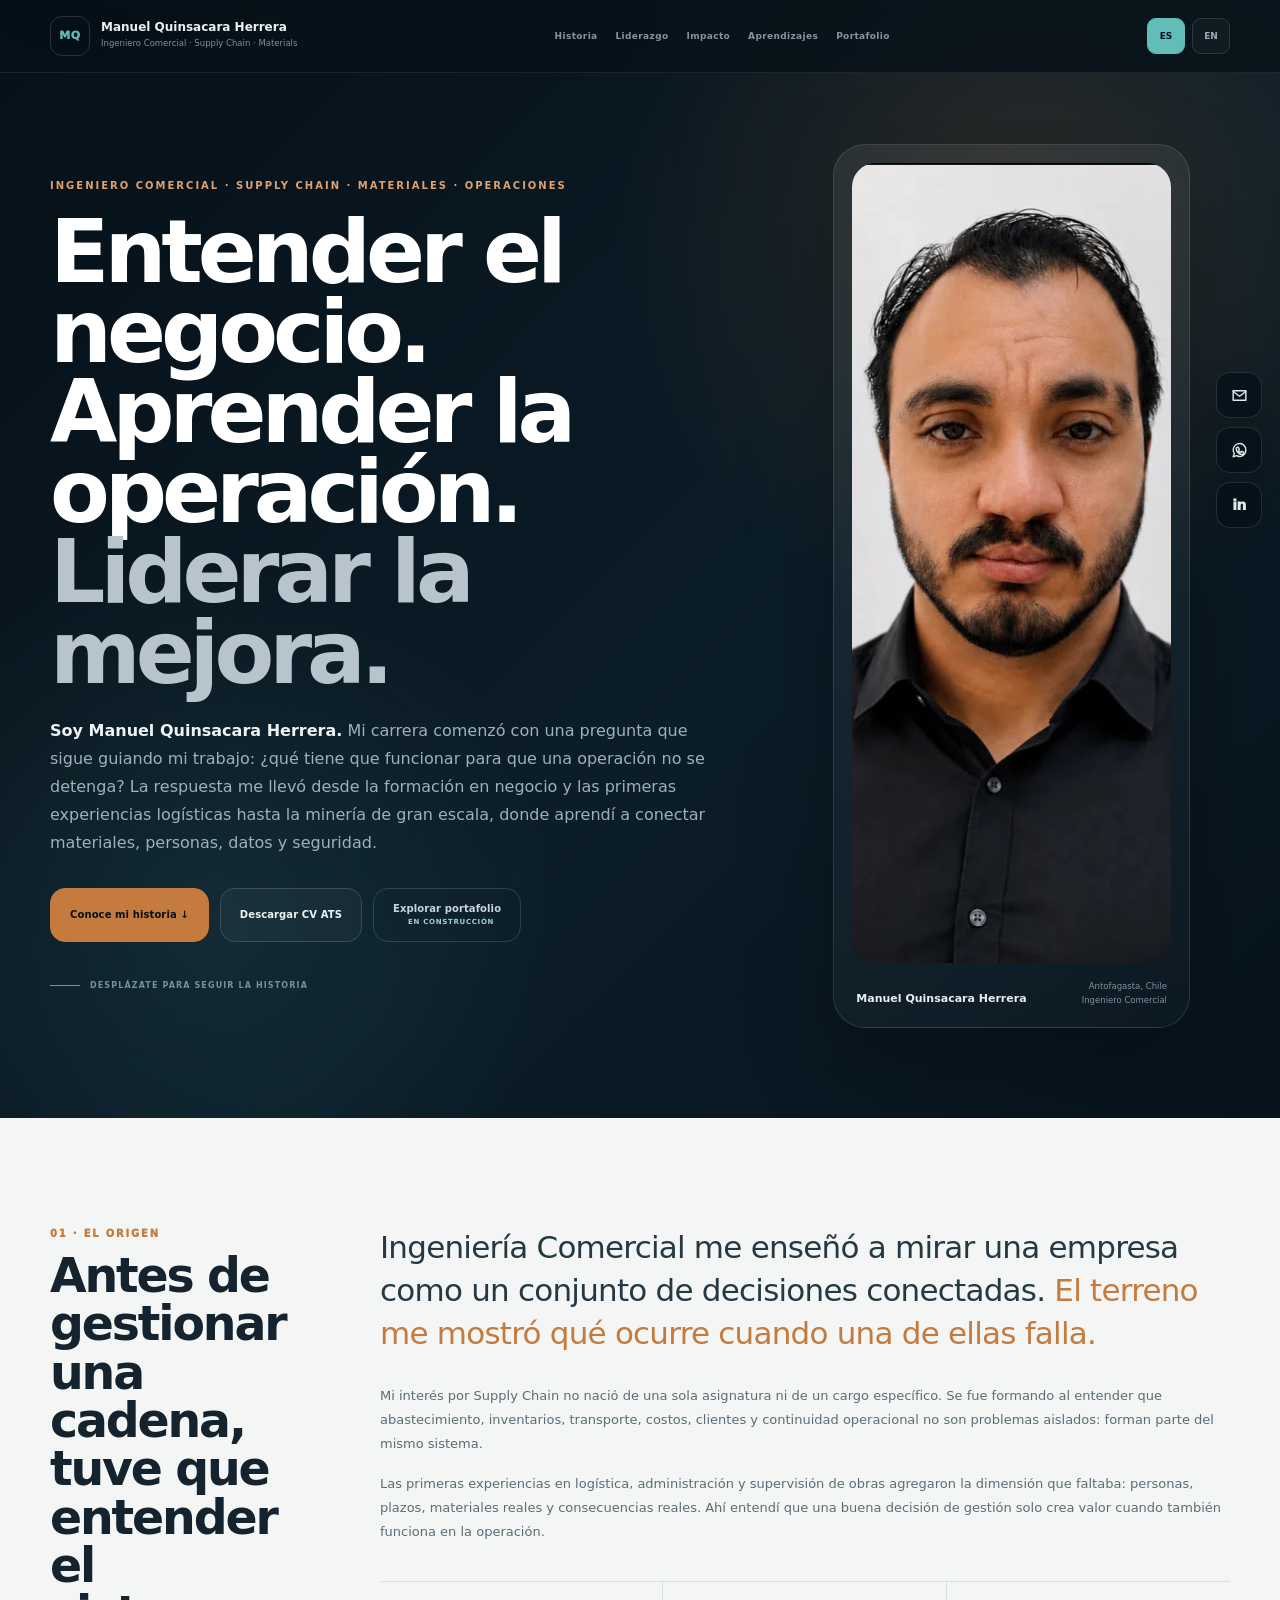
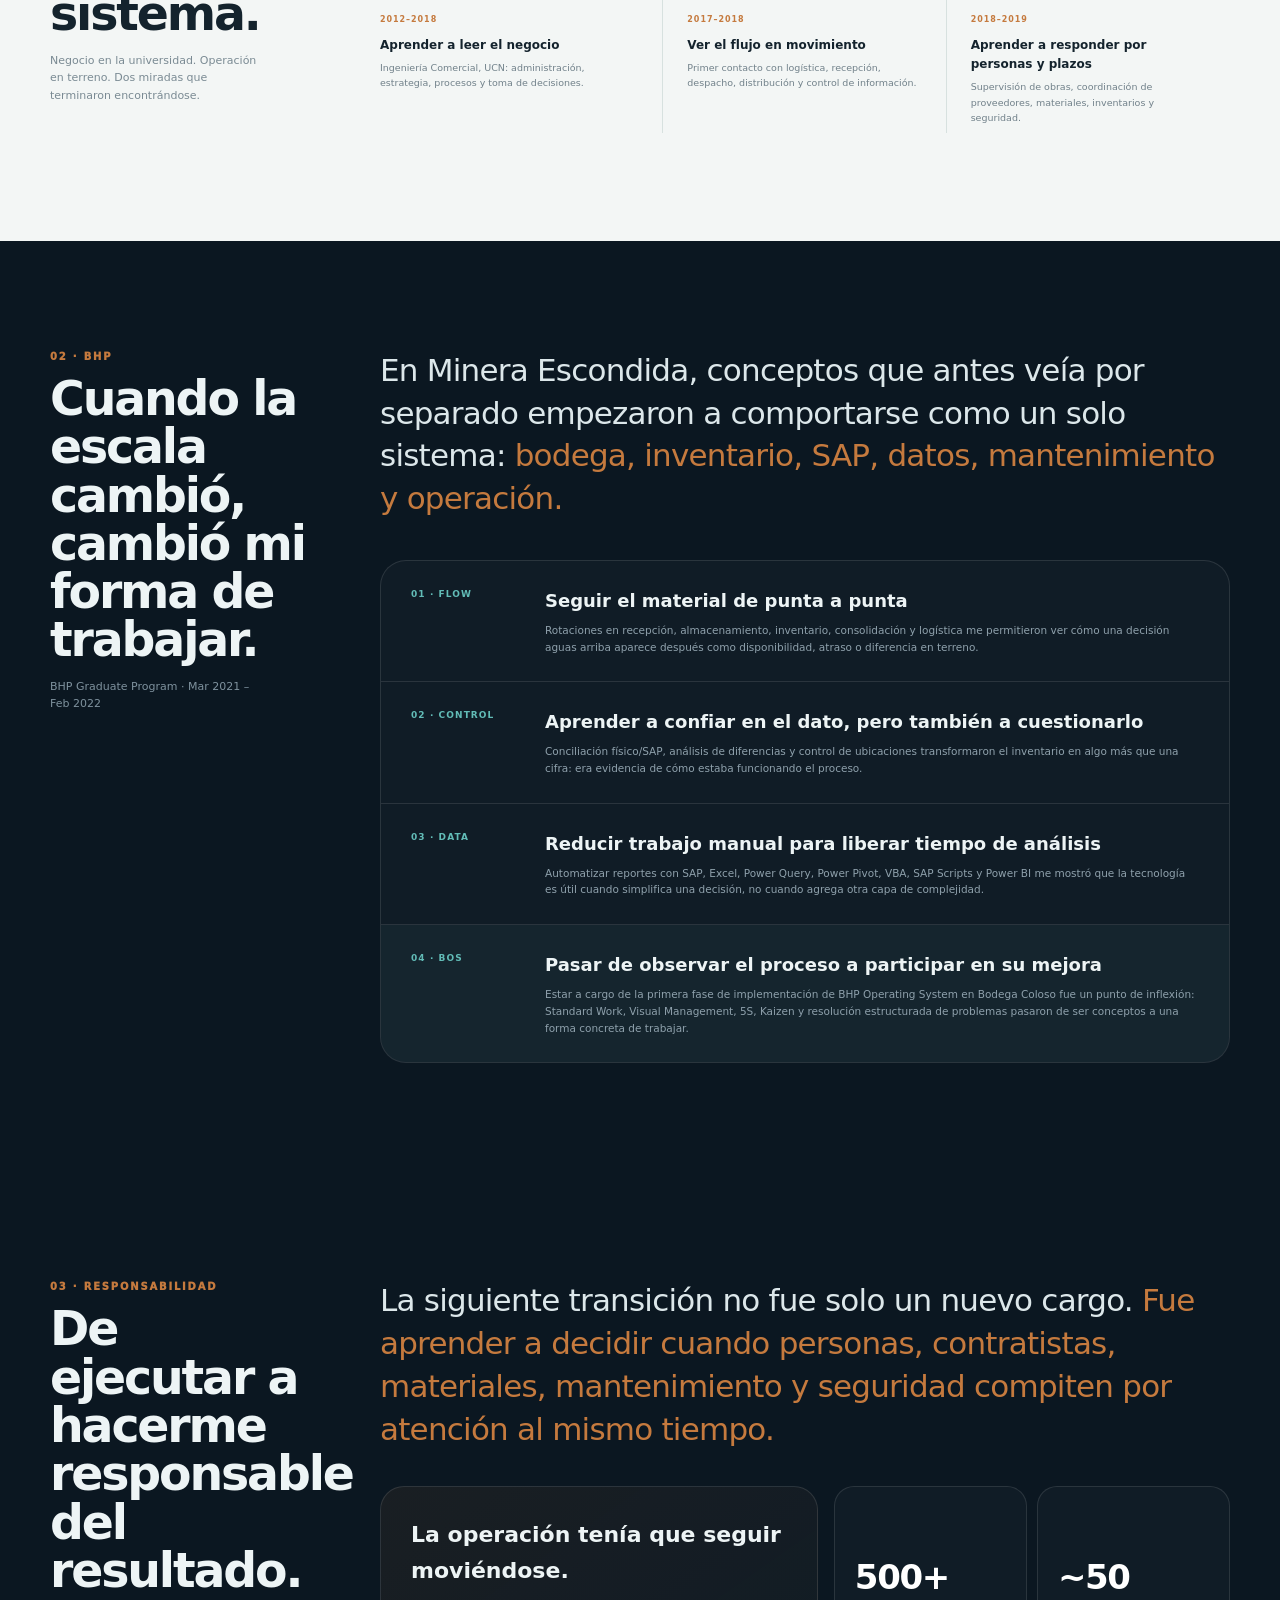
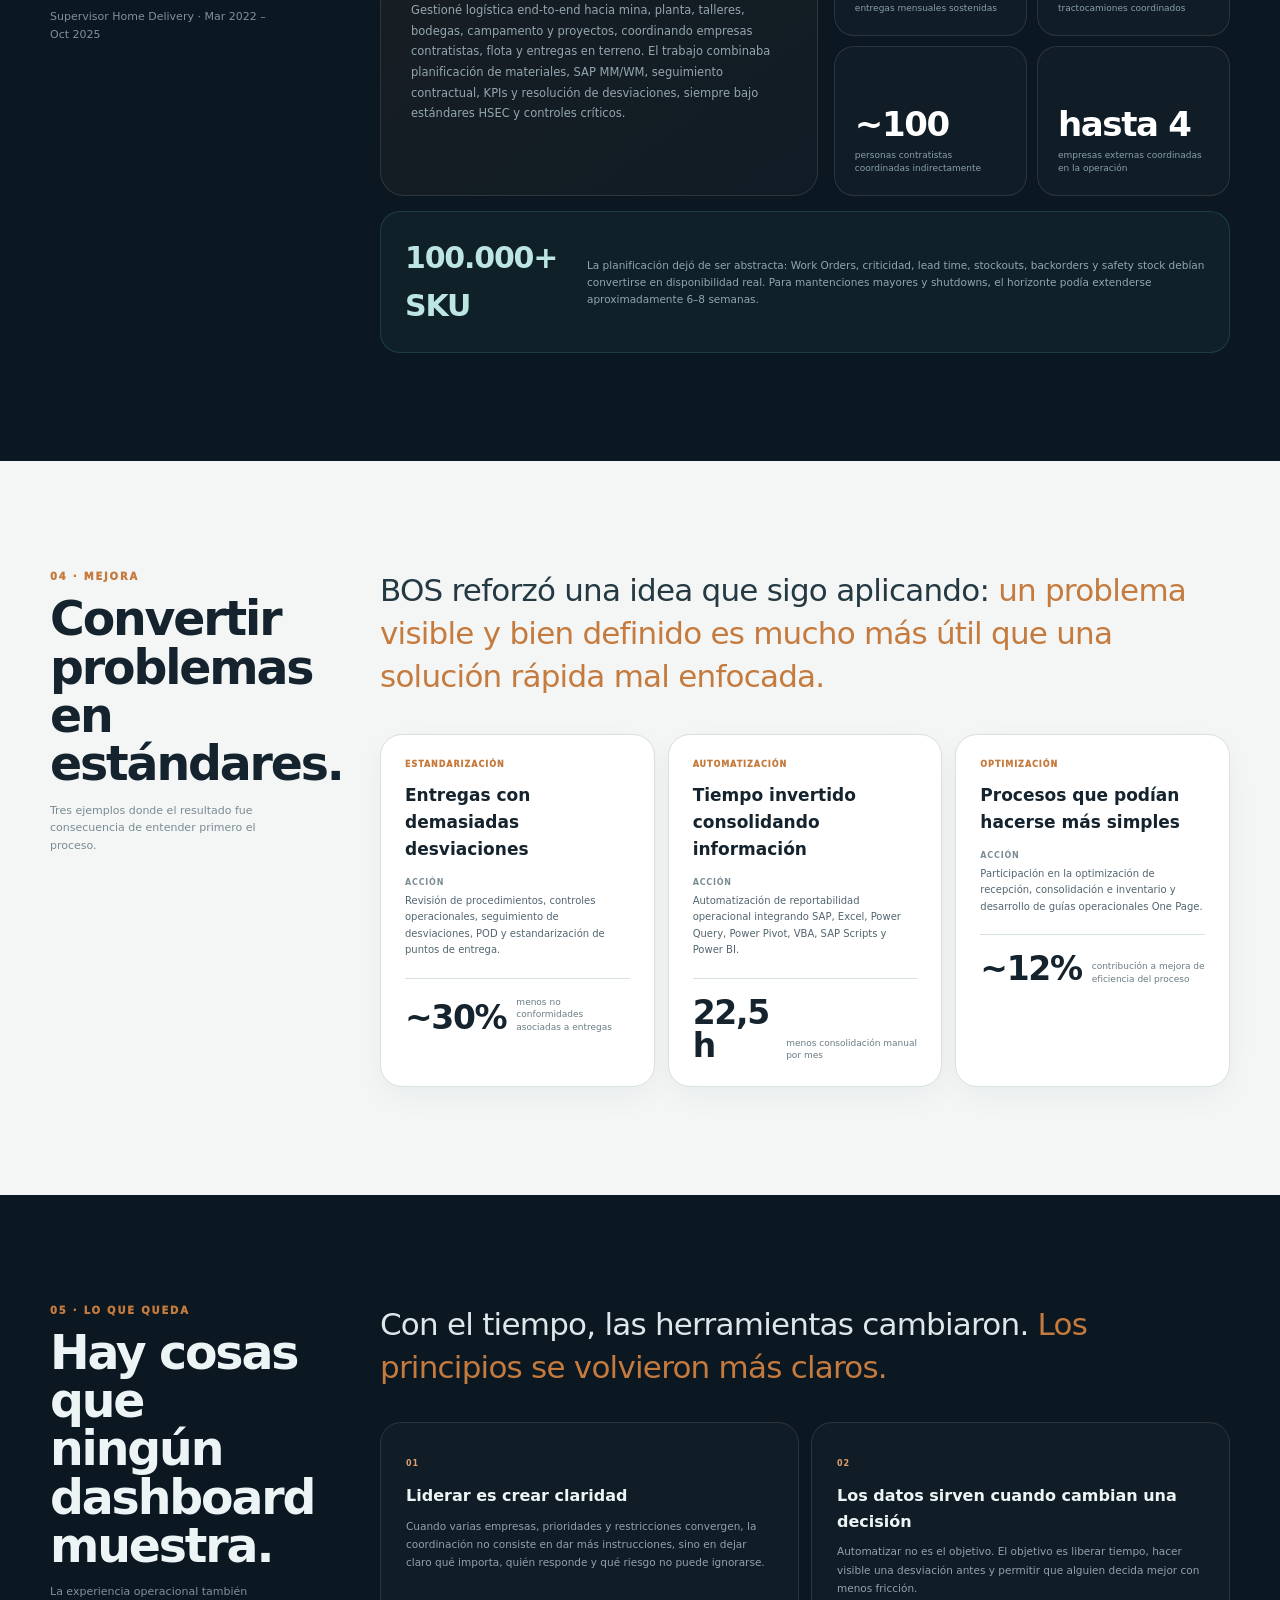
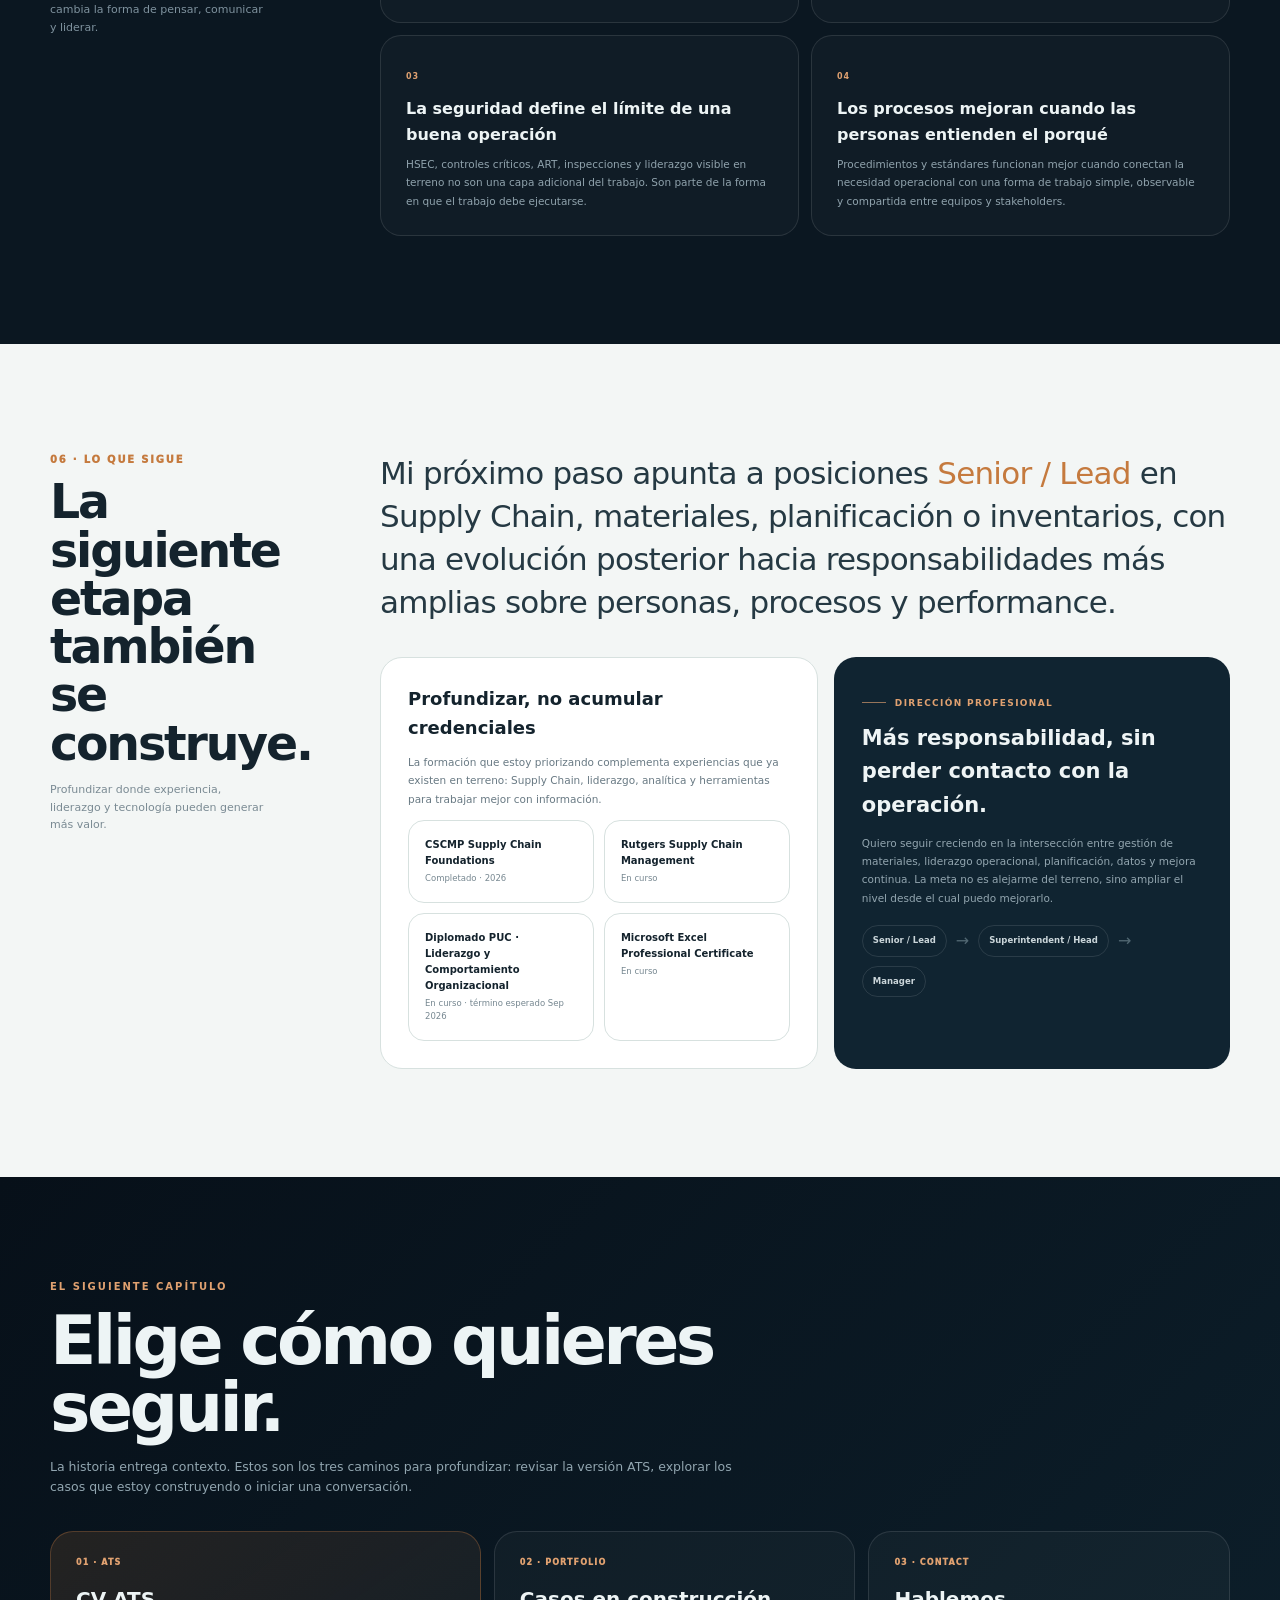
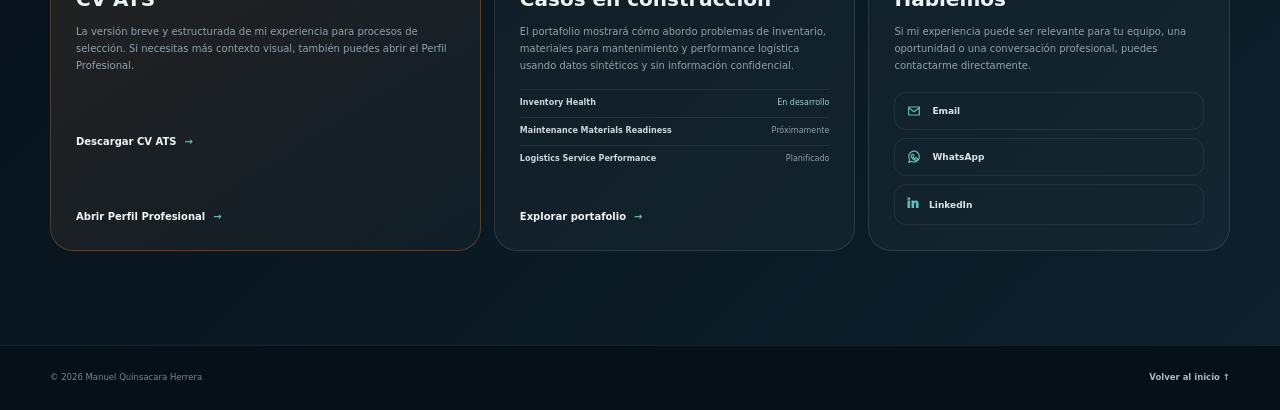
<file: index.html>
<!doctype html>
<html lang="es">
<head>
<meta charset="utf-8">
<meta name="viewport" content="width=device-width,initial-scale=1">
<meta name="theme-color" content="#071019">
<meta name="robots" content="index,follow,max-image-preview:large">
<link rel="canonical" href="https://manuelquinsacarah.github.io/">
<link rel="icon" href="assets/favicon.svg" type="image/svg+xml">
<link rel="stylesheet" href="assets/css/site.css">
<meta name="description" content="Manuel Quinsacara Herrera, Ingeniero Comercial. Historia profesional en Supply Chain, gestión de materiales, planificación, inventarios, SAP MM/WM, operaciones y mejora continua.">
<meta property="og:type" content="website">
<meta property="og:locale" content="es_CL">
<meta property="og:locale:alternate" content="en_US">
<meta property="og:site_name" content="Manuel Quinsacara Herrera">
<meta property="og:title" content="Manuel Quinsacara Herrera | Ingeniero Comercial">
<meta property="og:description" content="Una historia profesional construida entre negocio, materiales, datos, seguridad y operación de gran escala.">
<meta property="og:url" content="https://manuelquinsacarah.github.io/">
<meta property="og:image" content="https://manuelquinsacarah.github.io/assets/og-preview.jpg">
<meta property="og:image:width" content="1200">
<meta property="og:image:height" content="630">
<meta property="og:image:alt" content="Manuel Quinsacara Herrera — Ingeniero Comercial">
<meta name="twitter:card" content="summary_large_image">
<meta name="twitter:title" content="Manuel Quinsacara Herrera | Ingeniero Comercial">
<meta name="twitter:description" content="Supply Chain, materiales, planificación, inventarios y mejora operacional desde una mirada de negocio y terreno.">
<meta name="twitter:image" content="https://manuelquinsacarah.github.io/assets/og-preview.jpg">
<title>Manuel Quinsacara Herrera | Ingeniero Comercial</title>
<script type="application/ld+json">
{
  "@context":"https://schema.org",
  "@type":"Person",
  "name":"Manuel Quinsacara Herrera",
  "url":"https://manuelquinsacarah.github.io/",
  "image":"https://manuelquinsacarah.github.io/assets/profile.webp",
  "email":"mailto:mquinsacarah@outlook.com",
  "jobTitle":"Ingeniero Comercial",
  "homeLocation":{"@type":"Place","name":"Antofagasta, Chile"},
  "sameAs":["https://www.linkedin.com/in/manuelquinsacarah"],
  "alumniOf":[
    {"@type":"CollegeOrUniversity","name":"Universidad Católica del Norte"},
    {"@type":"CollegeOrUniversity","name":"Pontificia Universidad Católica de Chile"}
  ],
  "knowsAbout":["Supply Chain Management","Materials Management","Materials Planning","Inventory Management","SAP MM","SAP WM","Operational Logistics","Operational Excellence","HSEC","Contractor Management","Stakeholder Management","Microsoft Excel","Power Query","Power BI"]
}
</script>
</head>
<body>
<a class="skip-link" href="#historia"><span data-lang="es">Saltar a mi historia</span><span data-lang="en">Skip to my story</span></a>
<div class="progress" aria-hidden="true"></div>

<header class="topbar">
  <nav class="nav wrap" aria-label="Navegación principal">
    <a class="brand" href="#inicio" aria-label="Manuel Quinsacara Herrera — inicio">
      <span class="brandmark">MQ</span>
      <span class="brandtext"><strong>Manuel Quinsacara Herrera</strong><span>Ingeniero Comercial · Supply Chain · Materials</span></span>
    </a>
    <div class="navlinks" aria-label="Secciones">
      <a href="#historia" data-nav="historia"><span data-lang="es">Historia</span><span data-lang="en">Story</span></a>
      <a href="#liderazgo" data-nav="liderazgo"><span data-lang="es">Liderazgo</span><span data-lang="en">Leadership</span></a>
      <a href="#impacto" data-nav="impacto"><span data-lang="es">Impacto</span><span data-lang="en">Impact</span></a>
      <a href="#aprendizajes" data-nav="aprendizajes"><span data-lang="es">Aprendizajes</span><span data-lang="en">Lessons</span></a>
      <a href="portfolio.html"><span data-lang="es">Portafolio</span><span data-lang="en">Portfolio</span></a>
    </div>
    <div class="controls" aria-label="Idioma">
      <button class="langbtn" type="button" data-set-lang="es" aria-pressed="true">ES</button>
      <button class="langbtn" type="button" data-set-lang="en" aria-pressed="false">EN</button>
    </div>
  </nav>
</header>

<aside class="contact-dock" aria-label="Contacto directo">
  <a href="mailto:mquinsacarah@outlook.com" aria-label="Enviar correo a Manuel">
    <svg viewBox="0 0 24 24" aria-hidden="true"><path d="M4 6h16v12H4z"/><path d="m4 7 8 6 8-6"/></svg>
  </a>
  <a href="https://wa.me/56974729552" target="_blank" rel="noopener noreferrer" aria-label="Contactar a Manuel por WhatsApp">
    <svg viewBox="0 0 24 24" aria-hidden="true"><path d="M20 11.5a8 8 0 0 1-11.8 7L4 20l1.5-4.1A8 8 0 1 1 20 11.5Z"/><path d="M9.2 8.4c.2-.5.4-.5.7-.5h.4c.2 0 .4.1.5.4l.8 1.8c.1.3.1.5-.1.7l-.6.7c-.2.2-.1.4 0 .6.5.9 1.2 1.7 2.1 2.2.2.1.4.2.6 0l.8-1c.2-.2.4-.3.7-.2l1.8.9c.3.1.4.3.4.5 0 .3-.2 1.3-.8 1.8-.5.5-1.2.8-2 .7-1-.1-2.4-.6-4-2-1.3-1.2-2.2-2.7-2.5-3.7-.3-1-.1-2 .2-2.7Z"/></svg>
  </a>
  <a href="https://www.linkedin.com/in/manuelquinsacarah" target="_blank" rel="noopener noreferrer" aria-label="Ver LinkedIn de Manuel"><span class="in-icon" aria-hidden="true">in</span></a>
</aside>

<main>
<section class="hero" id="inicio" data-section="inicio">
  <div class="wrap hero-grid">
    <div class="hero-copy reveal">
      <div class="eyebrow" data-lang="es">Ingeniero Comercial · Supply Chain · Materiales · Operaciones</div>
      <div class="eyebrow" data-lang="en">Commercial Engineer · Supply Chain · Materials · Operations</div>
      <h1 data-lang="es">Entender el negocio.<br>Aprender la operación.<br><span>Liderar la mejora.</span></h1>
      <h1 data-lang="en">Understand the business.<br>Learn the operation.<br><span>Lead the improvement.</span></h1>
      <p class="hero-intro" data-lang="es"><strong>Soy Manuel Quinsacara Herrera.</strong> Mi carrera comenzó con una pregunta que sigue guiando mi trabajo: ¿qué tiene que funcionar para que una operación no se detenga? La respuesta me llevó desde la formación en negocio y las primeras experiencias logísticas hasta la minería de gran escala, donde aprendí a conectar materiales, personas, datos y seguridad.</p>
      <p class="hero-intro" data-lang="en"><strong>I am Manuel Quinsacara Herrera.</strong> My career began with a question that still guides my work: what has to work so an operation does not stop? The answer took me from business education and early logistics experience into large-scale mining, where I learned to connect materials, people, data and safety.</p>
      <div class="hero-actions">
        <a class="btn primary" href="#historia"><span data-lang="es">Conoce mi historia ↓</span><span data-lang="en">Explore my story ↓</span></a>
        <a class="btn secondary" href="assets/Manuel_Quinsacara_CV_ATS_General_ES.pdf" data-ats-link download><span data-lang="es">Descargar CV ATS</span><span data-lang="en">Download ATS resume</span></a>
        <a class="btn ghost" href="portfolio.html"><span data-lang="es">Explorar portafolio</span><span data-lang="en">Explore portfolio</span><span class="mini-status" data-lang="es">en construcción</span><span class="mini-status" data-lang="en">in progress</span></a>
      </div>
      <div class="scroll-cue" data-lang="es">Desplázate para seguir la historia</div>
      <div class="scroll-cue" data-lang="en">Scroll to continue the story</div>
    </div>
    <figure class="hero-portrait reveal">
      <img src="assets/profile.webp" width="800" height="800" alt="Manuel Quinsacara Herrera" fetchpriority="high">
      <figcaption class="portrait-caption"><strong>Manuel Quinsacara Herrera</strong><span data-lang="es">Antofagasta, Chile<br>Ingeniero Comercial</span><span data-lang="en">Antofagasta, Chile<br>Commercial Engineer</span></figcaption>
    </figure>
  </div>
</section>

<section class="story-section" id="historia" data-section="historia">
  <div class="wrap chapter-grid">
    <aside class="chapter-aside reveal">
      <div class="chapter-no">01 · <span data-lang="es">El origen</span><span data-lang="en">The beginning</span></div>
      <h2 data-lang="es">Antes de gestionar una cadena, tuve que entender el sistema.</h2>
      <h2 data-lang="en">Before managing a chain, I had to understand the system.</h2>
      <p data-lang="es">Negocio en la universidad. Operación en terreno. Dos miradas que terminaron encontrándose.</p>
      <p data-lang="en">Business at university. Operations in the field. Two perspectives that eventually came together.</p>
    </aside>
    <div class="chapter-body">
      <p class="lede reveal" data-lang="es">Ingeniería Comercial me enseñó a mirar una empresa como un conjunto de decisiones conectadas. <em>El terreno me mostró qué ocurre cuando una de ellas falla.</em></p>
      <p class="lede reveal" data-lang="en">Commercial Engineering taught me to see a company as a connected set of decisions. <em>The field showed me what happens when one of them fails.</em></p>
      <div class="prose reveal">
        <p data-lang="es">Mi interés por Supply Chain no nació de una sola asignatura ni de un cargo específico. Se fue formando al entender que abastecimiento, inventarios, transporte, costos, clientes y continuidad operacional no son problemas aislados: forman parte del mismo sistema.</p>
        <p data-lang="en">My interest in Supply Chain did not come from a single course or job. It developed as I understood that supply, inventory, transportation, cost, customers and operational continuity are not isolated problems: they are parts of the same system.</p>
        <p data-lang="es">Las primeras experiencias en logística, administración y supervisión de obras agregaron la dimensión que faltaba: personas, plazos, materiales reales y consecuencias reales. Ahí entendí que una buena decisión de gestión solo crea valor cuando también funciona en la operación.</p>
        <p data-lang="en">My first experiences in logistics, administration and site supervision added the missing dimension: people, deadlines, real materials and real consequences. That is where I learned that a sound management decision only creates value when it also works in the operation.</p>
      </div>
      <div class="origin-line reveal" aria-label="Evolución inicial">
        <div class="origin-point"><span>2012–2018</span><strong data-lang="es">Aprender a leer el negocio</strong><strong data-lang="en">Learning to read the business</strong><p data-lang="es">Ingeniería Comercial, UCN: administración, estrategia, procesos y toma de decisiones.</p><p data-lang="en">Commercial Engineering at UCN: management, strategy, processes and decision-making.</p></div>
        <div class="origin-point"><span>2017–2018</span><strong data-lang="es">Ver el flujo en movimiento</strong><strong data-lang="en">Seeing the flow in motion</strong><p data-lang="es">Primer contacto con logística, recepción, despacho, distribución y control de información.</p><p data-lang="en">First exposure to logistics, receiving, dispatch, distribution and information control.</p></div>
        <div class="origin-point"><span>2018–2019</span><strong data-lang="es">Aprender a responder por personas y plazos</strong><strong data-lang="en">Learning to be accountable for people and deadlines</strong><p data-lang="es">Supervisión de obras, coordinación de proveedores, materiales, inventarios y seguridad.</p><p data-lang="en">Site supervision, suppliers, materials, inventory and safety coordination.</p></div>
      </div>
    </div>
  </div>
</section>

<section class="story-section dark" id="escala" data-section="historia">
  <div class="wrap chapter-grid">
    <aside class="chapter-aside reveal">
      <div class="chapter-no">02 · BHP</div>
      <h2 data-lang="es">Cuando la escala cambió, cambió mi forma de trabajar.</h2>
      <h2 data-lang="en">When the scale changed, so did the way I worked.</h2>
      <p>BHP Graduate Program · Mar 2021 – Feb 2022</p>
    </aside>
    <div class="chapter-body">
      <p class="lede reveal" data-lang="es">En Minera Escondida, conceptos que antes veía por separado empezaron a comportarse como un solo sistema: <em>bodega, inventario, SAP, datos, mantenimiento y operación.</em></p>
      <p class="lede reveal" data-lang="en">At Minera Escondida, concepts I had previously seen separately began to behave as one system: <em>warehousing, inventory, SAP, data, maintenance and operations.</em></p>
      <div class="scale-path" aria-label="Evolución en BHP Graduate Program">
        <article class="scale-step reveal"><div class="step-index">01 · FLOW</div><div><h3 data-lang="es">Seguir el material de punta a punta</h3><h3 data-lang="en">Following materials end to end</h3><p data-lang="es">Rotaciones en recepción, almacenamiento, inventario, consolidación y logística me permitieron ver cómo una decisión aguas arriba aparece después como disponibilidad, atraso o diferencia en terreno.</p><p data-lang="en">Rotations across receiving, storage, inventory, consolidation and logistics showed me how an upstream decision later appears as availability, delay or variance in the field.</p></div></article>
        <article class="scale-step reveal"><div class="step-index">02 · CONTROL</div><div><h3 data-lang="es">Aprender a confiar en el dato, pero también a cuestionarlo</h3><h3 data-lang="en">Learning to trust data — and challenge it</h3><p data-lang="es">Conciliación físico/SAP, análisis de diferencias y control de ubicaciones transformaron el inventario en algo más que una cifra: era evidencia de cómo estaba funcionando el proceso.</p><p data-lang="en">Physical/SAP reconciliation, variance analysis and location control turned inventory into more than a number: it became evidence of how the process was working.</p></div></article>
        <article class="scale-step reveal"><div class="step-index">03 · DATA</div><div><h3 data-lang="es">Reducir trabajo manual para liberar tiempo de análisis</h3><h3 data-lang="en">Reducing manual work to create time for analysis</h3><p data-lang="es">Automatizar reportes con SAP, Excel, Power Query, Power Pivot, VBA, SAP Scripts y Power BI me mostró que la tecnología es útil cuando simplifica una decisión, no cuando agrega otra capa de complejidad.</p><p data-lang="en">Automating reports with SAP, Excel, Power Query, Power Pivot, VBA, SAP Scripts and Power BI taught me that technology is useful when it simplifies a decision rather than adding another layer of complexity.</p></div></article>
        <article class="scale-step reveal"><div class="step-index">04 · BOS</div><div><h3 data-lang="es">Pasar de observar el proceso a participar en su mejora</h3><h3 data-lang="en">Moving from observing the process to improving it</h3><p data-lang="es">Estar a cargo de la primera fase de implementación de BHP Operating System en Bodega Coloso fue un punto de inflexión: Standard Work, Visual Management, 5S, Kaizen y resolución estructurada de problemas pasaron de ser conceptos a una forma concreta de trabajar.</p><p data-lang="en">Being responsible for the first phase of BHP Operating System implementation at Coloso Warehouse was a turning point: Standard Work, Visual Management, 5S, Kaizen and structured problem solving became a practical way of working.</p></div></article>
      </div>
    </div>
  </div>
</section>

<section class="story-section dark" id="liderazgo" data-section="liderazgo">
  <div class="wrap chapter-grid">
    <aside class="chapter-aside reveal">
      <div class="chapter-no">03 · <span data-lang="es">Responsabilidad</span><span data-lang="en">Responsibility</span></div>
      <h2 data-lang="es">De ejecutar a hacerme responsable del resultado.</h2>
      <h2 data-lang="en">From execution to being accountable for the outcome.</h2>
      <p>Supervisor Home Delivery · Mar 2022 – Oct 2025</p>
    </aside>
    <div class="chapter-body">
      <p class="lede reveal" data-lang="es">La siguiente transición no fue solo un nuevo cargo. <em>Fue aprender a decidir cuando personas, contratistas, materiales, mantenimiento y seguridad compiten por atención al mismo tiempo.</em></p>
      <p class="lede reveal" data-lang="en">The next transition was more than a new job title. <em>It was learning to decide when people, contractors, materials, maintenance and safety compete for attention at the same time.</em></p>
      <div class="responsibility">
        <article class="responsibility-copy reveal">
          <h3 data-lang="es">La operación tenía que seguir moviéndose.</h3><h3 data-lang="en">The operation had to keep moving.</h3>
          <p data-lang="es">Gestioné logística end-to-end hacia mina, planta, talleres, bodegas, campamento y proyectos, coordinando empresas contratistas, flota y entregas en terreno. El trabajo combinaba planificación de materiales, SAP MM/WM, seguimiento contractual, KPIs y resolución de desviaciones, siempre bajo estándares HSEC y controles críticos.</p>
          <p data-lang="en">I managed end-to-end logistics to mine, plant, workshops, warehouses, camp and projects, coordinating contractors, fleet and field deliveries. The work combined materials planning, SAP MM/WM, contractual follow-up, KPIs and deviation resolution, always under HSEC standards and critical controls.</p>
        </article>
        <div class="scale-numbers" aria-label="Escala de la operación">
          <div class="scale-number reveal"><strong>500+</strong><span data-lang="es">entregas mensuales sostenidas</span><span data-lang="en">sustained monthly deliveries</span></div>
          <div class="scale-number reveal"><strong>~50</strong><span data-lang="es">tractocamiones coordinados</span><span data-lang="en">tractor-trailers coordinated</span></div>
          <div class="scale-number reveal"><strong>~100</strong><span data-lang="es">personas contratistas coordinadas indirectamente</span><span data-lang="en">contractor personnel indirectly coordinated</span></div>
          <div class="scale-number reveal"><strong data-lang="es">hasta 4</strong><strong data-lang="en">up to 4</strong><span data-lang="es">empresas externas coordinadas en la operación</span><span data-lang="en">external companies coordinated in the operation</span></div>
        </div>
      </div>
      <div class="planning-note reveal"><strong>100.000+ SKU</strong><p data-lang="es">La planificación dejó de ser abstracta: Work Orders, criticidad, lead time, stockouts, backorders y safety stock debían convertirse en disponibilidad real. Para mantenciones mayores y shutdowns, el horizonte podía extenderse aproximadamente 6–8 semanas.</p><p data-lang="en">Planning stopped being abstract: Work Orders, criticality, lead time, stockouts, backorders and safety stock had to translate into real availability. For major maintenance and shutdowns, the planning horizon could extend approximately 6–8 weeks.</p></div>
    </div>
  </div>
</section>

<section class="story-section" id="impacto" data-section="impacto">
  <div class="wrap chapter-grid">
    <aside class="chapter-aside reveal">
      <div class="chapter-no">04 · <span data-lang="es">Mejora</span><span data-lang="en">Improvement</span></div>
      <h2 data-lang="es">Convertir problemas en estándares.</h2>
      <h2 data-lang="en">Turning problems into standards.</h2>
      <p data-lang="es">Tres ejemplos donde el resultado fue consecuencia de entender primero el proceso.</p><p data-lang="en">Three examples where results came from understanding the process first.</p>
    </aside>
    <div class="chapter-body">
      <p class="lede reveal" data-lang="es">BOS reforzó una idea que sigo aplicando: <em>un problema visible y bien definido es mucho más útil que una solución rápida mal enfocada.</em></p>
      <p class="lede reveal" data-lang="en">BOS reinforced an idea I still use: <em>a visible, well-defined problem is more valuable than a fast solution aimed at the wrong thing.</em></p>
      <div class="case-grid">
        <article class="case-card reveal"><div class="case-type" data-lang="es">Estandarización</div><div class="case-type" data-lang="en">Standardization</div><h3 data-lang="es">Entregas con demasiadas desviaciones</h3><h3 data-lang="en">Too many delivery deviations</h3><dl><div><dt data-lang="es">Acción</dt><dt data-lang="en">Action</dt><dd data-lang="es">Revisión de procedimientos, controles operacionales, seguimiento de desviaciones, POD y estandarización de puntos de entrega.</dd><dd data-lang="en">Procedure reviews, operational controls, deviation follow-up, POD and delivery-point standardization.</dd></div></dl><div class="case-result"><strong>~30%</strong><span data-lang="es">menos no conformidades asociadas a entregas</span><span data-lang="en">fewer delivery non-conformities</span></div></article>
        <article class="case-card reveal"><div class="case-type" data-lang="es">Automatización</div><div class="case-type" data-lang="en">Automation</div><h3 data-lang="es">Tiempo invertido consolidando información</h3><h3 data-lang="en">Time spent consolidating information</h3><dl><div><dt data-lang="es">Acción</dt><dt data-lang="en">Action</dt><dd data-lang="es">Automatización de reportabilidad operacional integrando SAP, Excel, Power Query, Power Pivot, VBA, SAP Scripts y Power BI.</dd><dd data-lang="en">Operational reporting automation integrating SAP, Excel, Power Query, Power Pivot, VBA, SAP Scripts and Power BI.</dd></div></dl><div class="case-result"><strong>22,5 h</strong><span data-lang="es">menos consolidación manual por mes</span><span data-lang="en">less manual consolidation per month</span></div></article>
        <article class="case-card reveal"><div class="case-type" data-lang="es">Optimización</div><div class="case-type" data-lang="en">Optimization</div><h3 data-lang="es">Procesos que podían hacerse más simples</h3><h3 data-lang="en">Processes that could be simpler</h3><dl><div><dt data-lang="es">Acción</dt><dt data-lang="en">Action</dt><dd data-lang="es">Participación en la optimización de recepción, consolidación e inventario y desarrollo de guías operacionales One Page.</dd><dd data-lang="en">Participation in receiving, consolidation and inventory optimization plus One Page operational guides.</dd></div></dl><div class="case-result"><strong>~12%</strong><span data-lang="es">contribución a mejora de eficiencia del proceso</span><span data-lang="en">contribution to process efficiency improvement</span></div></article>
      </div>
    </div>
  </div>
</section>

<section class="story-section dark" id="aprendizajes" data-section="aprendizajes">
  <div class="wrap chapter-grid">
    <aside class="chapter-aside reveal">
      <div class="chapter-no">05 · <span data-lang="es">Lo que queda</span><span data-lang="en">What remains</span></div>
      <h2 data-lang="es">Hay cosas que ningún dashboard muestra.</h2>
      <h2 data-lang="en">Some things never appear on a dashboard.</h2>
      <p data-lang="es">La experiencia operacional también cambia la forma de pensar, comunicar y liderar.</p><p data-lang="en">Operational experience also changes how you think, communicate and lead.</p>
    </aside>
    <div class="chapter-body">
      <p class="lede reveal" data-lang="es">Con el tiempo, las herramientas cambiaron. <em>Los principios se volvieron más claros.</em></p>
      <p class="lede reveal" data-lang="en">Over time, the tools changed. <em>The principles became clearer.</em></p>
      <div class="lessons">
        <article class="lesson reveal"><span class="lesson-no">01</span><h3 data-lang="es">Liderar es crear claridad</h3><h3 data-lang="en">Leadership creates clarity</h3><p data-lang="es">Cuando varias empresas, prioridades y restricciones convergen, la coordinación no consiste en dar más instrucciones, sino en dejar claro qué importa, quién responde y qué riesgo no puede ignorarse.</p><p data-lang="en">When several companies, priorities and constraints converge, coordination is not about giving more instructions; it is about making priorities, accountability and non-negotiable risks clear.</p></article>
        <article class="lesson reveal"><span class="lesson-no">02</span><h3 data-lang="es">Los datos sirven cuando cambian una decisión</h3><h3 data-lang="en">Data matters when it changes a decision</h3><p data-lang="es">Automatizar no es el objetivo. El objetivo es liberar tiempo, hacer visible una desviación antes y permitir que alguien decida mejor con menos fricción.</p><p data-lang="en">Automation is not the goal. The goal is to free time, surface a deviation earlier and help someone make a better decision with less friction.</p></article>
        <article class="lesson reveal"><span class="lesson-no">03</span><h3 data-lang="es">La seguridad define el límite de una buena operación</h3><h3 data-lang="en">Safety defines the boundary of a good operation</h3><p data-lang="es">HSEC, controles críticos, ART, inspecciones y liderazgo visible en terreno no son una capa adicional del trabajo. Son parte de la forma en que el trabajo debe ejecutarse.</p><p data-lang="en">HSEC, critical controls, risk assessments, inspections and visible field leadership are not an extra layer of the work. They are part of how the work must be performed.</p></article>
        <article class="lesson reveal"><span class="lesson-no">04</span><h3 data-lang="es">Los procesos mejoran cuando las personas entienden el porqué</h3><h3 data-lang="en">Processes improve when people understand why</h3><p data-lang="es">Procedimientos y estándares funcionan mejor cuando conectan la necesidad operacional con una forma de trabajo simple, observable y compartida entre equipos y stakeholders.</p><p data-lang="en">Procedures and standards work better when they connect an operational need with a simple, observable and shared way of working across teams and stakeholders.</p></article>
      </div>
    </div>
  </div>
</section>

<section class="story-section" id="crecimiento" data-section="aprendizajes">
  <div class="wrap chapter-grid">
    <aside class="chapter-aside reveal">
      <div class="chapter-no">06 · <span data-lang="es">Lo que sigue</span><span data-lang="en">What comes next</span></div>
      <h2 data-lang="es">La siguiente etapa también se construye.</h2>
      <h2 data-lang="en">The next stage is built too.</h2>
      <p data-lang="es">Profundizar donde experiencia, liderazgo y tecnología pueden generar más valor.</p><p data-lang="en">Building depth where experience, leadership and technology can create more value.</p>
    </aside>
    <div class="chapter-body">
      <p class="lede reveal" data-lang="es">Mi próximo paso apunta a posiciones <em>Senior / Lead</em> en Supply Chain, materiales, planificación o inventarios, con una evolución posterior hacia responsabilidades más amplias sobre personas, procesos y performance.</p>
      <p class="lede reveal" data-lang="en">My next step is toward <em>Senior / Lead</em> roles in Supply Chain, materials, planning or inventory, followed by broader responsibility for people, processes and performance.</p>
      <div class="growth-layout">
        <article class="growth-card reveal"><h3 data-lang="es">Profundizar, no acumular credenciales</h3><h3 data-lang="en">Building depth, not collecting credentials</h3><p data-lang="es">La formación que estoy priorizando complementa experiencias que ya existen en terreno: Supply Chain, liderazgo, analítica y herramientas para trabajar mejor con información.</p><p data-lang="en">The development I prioritize complements experience that already exists in the field: Supply Chain, leadership, analytics and tools for working better with information.</p><div class="credentials"><div class="credential"><b>CSCMP Supply Chain Foundations</b><span data-lang="es">Completado · 2026</span><span data-lang="en">Completed · 2026</span></div><div class="credential"><b>Rutgers Supply Chain Management</b><span data-lang="es">En curso</span><span data-lang="en">In progress</span></div><div class="credential"><b>Diplomado PUC · Liderazgo y Comportamiento Organizacional</b><span data-lang="es">En curso · término esperado Sep 2026</span><span data-lang="en">In progress · expected Sep 2026</span></div><div class="credential"><b>Microsoft Excel Professional Certificate</b><span data-lang="es">En curso</span><span data-lang="en">In progress</span></div></div></article>
        <article class="direction-card reveal"><div class="section-label" data-lang="es">Dirección profesional</div><div class="section-label" data-lang="en">Professional direction</div><h3 data-lang="es">Más responsabilidad, sin perder contacto con la operación.</h3><h3 data-lang="en">More responsibility without losing touch with operations.</h3><p data-lang="es">Quiero seguir creciendo en la intersección entre gestión de materiales, liderazgo operacional, planificación, datos y mejora continua. La meta no es alejarme del terreno, sino ampliar el nivel desde el cual puedo mejorarlo.</p><p data-lang="en">I want to keep growing at the intersection of materials management, operational leadership, planning, data and continuous improvement. The goal is not to move away from operations, but to increase the level from which I can improve them.</p><div class="direction-route"><span>Senior / Lead</span><i>→</i><span>Superintendent / Head</span><i>→</i><span>Manager</span></div></article>
      </div>
    </div>
  </div>
</section>

<section class="next" id="siguiente" data-section="siguiente">
  <div class="wrap">
    <div class="next-head reveal"><div class="eyebrow" data-lang="es">El siguiente capítulo</div><div class="eyebrow" data-lang="en">The next chapter</div><h2 data-lang="es">Elige cómo quieres seguir.</h2><h2 data-lang="en">Choose how you want to continue.</h2><p data-lang="es">La historia entrega contexto. Estos son los tres caminos para profundizar: revisar la versión ATS, explorar los casos que estoy construyendo o iniciar una conversación.</p><p data-lang="en">The story provides context. These are the three ways to go deeper: review the ATS resume, explore the cases I am building or start a conversation.</p></div>
    <div class="action-grid">
      <article class="action-card primary-action reveal"><span class="action-no">01 · ATS</span><h3 data-lang="es">CV ATS</h3><h3 data-lang="en">ATS Resume</h3><p data-lang="es">La versión breve y estructurada de mi experiencia para procesos de selección. Si necesitas más contexto visual, también puedes abrir el Perfil Profesional.</p><p data-lang="en">The concise, structured version of my experience for recruitment processes. If you need more visual context, you can also open the Professional Profile.</p><a class="action-link" href="assets/Manuel_Quinsacara_CV_ATS_General_ES.pdf" data-ats-link download><span data-lang="es">Descargar CV ATS</span><span data-lang="en">Download ATS resume</span></a><a class="action-link" href="assets/Perfil_Profesional_Manuel_Quinsacara.pdf" target="_blank" rel="noopener noreferrer"><span data-lang="es">Abrir Perfil Profesional</span><span data-lang="en">Open Professional Profile</span></a></article>
      <article class="action-card reveal"><span class="action-no">02 · PORTFOLIO</span><h3 data-lang="es">Casos en construcción</h3><h3 data-lang="en">Cases in progress</h3><p data-lang="es">El portafolio mostrará cómo abordo problemas de inventario, materiales para mantenimiento y performance logística usando datos sintéticos y sin información confidencial.</p><p data-lang="en">The portfolio will show how I approach inventory, maintenance materials and logistics performance problems using synthetic data and no confidential information.</p><div class="portfolio-preview"><div><b>Inventory Health</b><span class="status-dot" data-lang="es">En desarrollo</span><span class="status-dot" data-lang="en">In development</span></div><div><b>Maintenance Materials Readiness</b><span data-lang="es">Próximamente</span><span data-lang="en">Coming next</span></div><div><b>Logistics Service Performance</b><span data-lang="es">Planificado</span><span data-lang="en">Planned</span></div></div><a class="action-link" href="portfolio.html"><span data-lang="es">Explorar portafolio</span><span data-lang="en">Explore portfolio</span></a></article>
      <article class="action-card reveal"><span class="action-no">03 · CONTACT</span><h3 data-lang="es">Hablemos</h3><h3 data-lang="en">Let's talk</h3><p data-lang="es">Si mi experiencia puede ser relevante para tu equipo, una oportunidad o una conversación profesional, puedes contactarme directamente.</p><p data-lang="en">If my experience could be relevant to your team, an opportunity or a professional conversation, you can contact me directly.</p><div class="contact-actions"><a class="contact-action" href="mailto:mquinsacarah@outlook.com"><svg viewBox="0 0 24 24" aria-hidden="true"><path d="M4 6h16v12H4z"/><path d="m4 7 8 6 8-6"/></svg>Email</a><a class="contact-action" href="https://wa.me/56974729552" target="_blank" rel="noopener noreferrer"><svg viewBox="0 0 24 24" aria-hidden="true"><path d="M20 11.5a8 8 0 0 1-11.8 7L4 20l1.5-4.1A8 8 0 1 1 20 11.5Z"/><path d="M9.2 8.4c.2-.5.4-.5.7-.5h.4c.2 0 .4.1.5.4l.8 1.8c.1.3.1.5-.1.7l-.6.7c-.2.2-.1.4 0 .6.5.9 1.2 1.7 2.1 2.2.2.1.4.2.6 0l.8-1c.2-.2.4-.3.7-.2l1.8.9c.3.1.4.3.4.5 0 .3-.2 1.3-.8 1.8-.5.5-1.2.8-2 .7-1-.1-2.4-.6-4-2-1.3-1.2-2.2-2.7-2.5-3.7-.3-1-.1-2 .2-2.7Z"/></svg>WhatsApp</a><a class="contact-action" href="https://www.linkedin.com/in/manuelquinsacarah" target="_blank" rel="noopener noreferrer"><span class="in-icon" aria-hidden="true">in</span>LinkedIn</a></div></article>
    </div>
  </div>
</section>
</main>

<footer class="footer"><div class="wrap foot"><span>© 2026 Manuel Quinsacara Herrera</span><a href="#inicio"><span data-lang="es">Volver al inicio ↑</span><span data-lang="en">Back to top ↑</span></a></div></footer>

<script src="assets/js/site.js" defer></script>
</body>
</html>
</file>
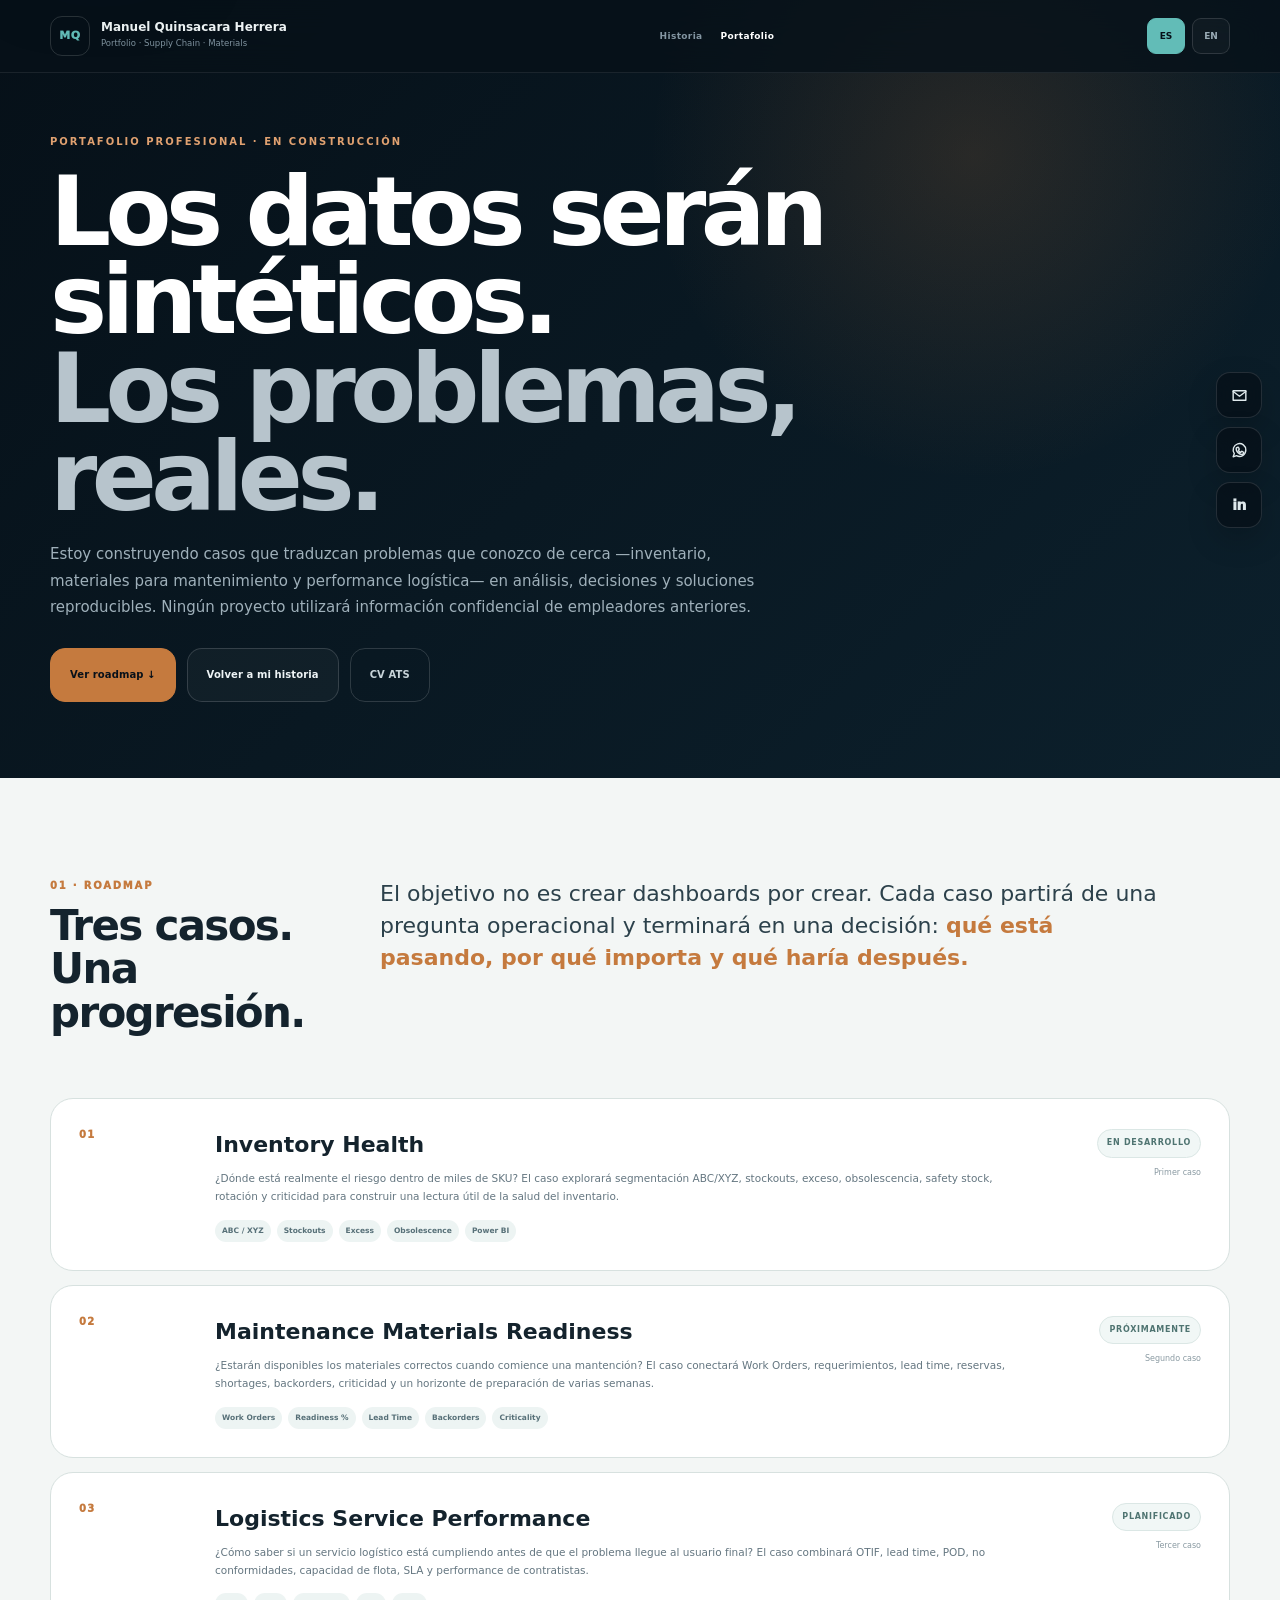
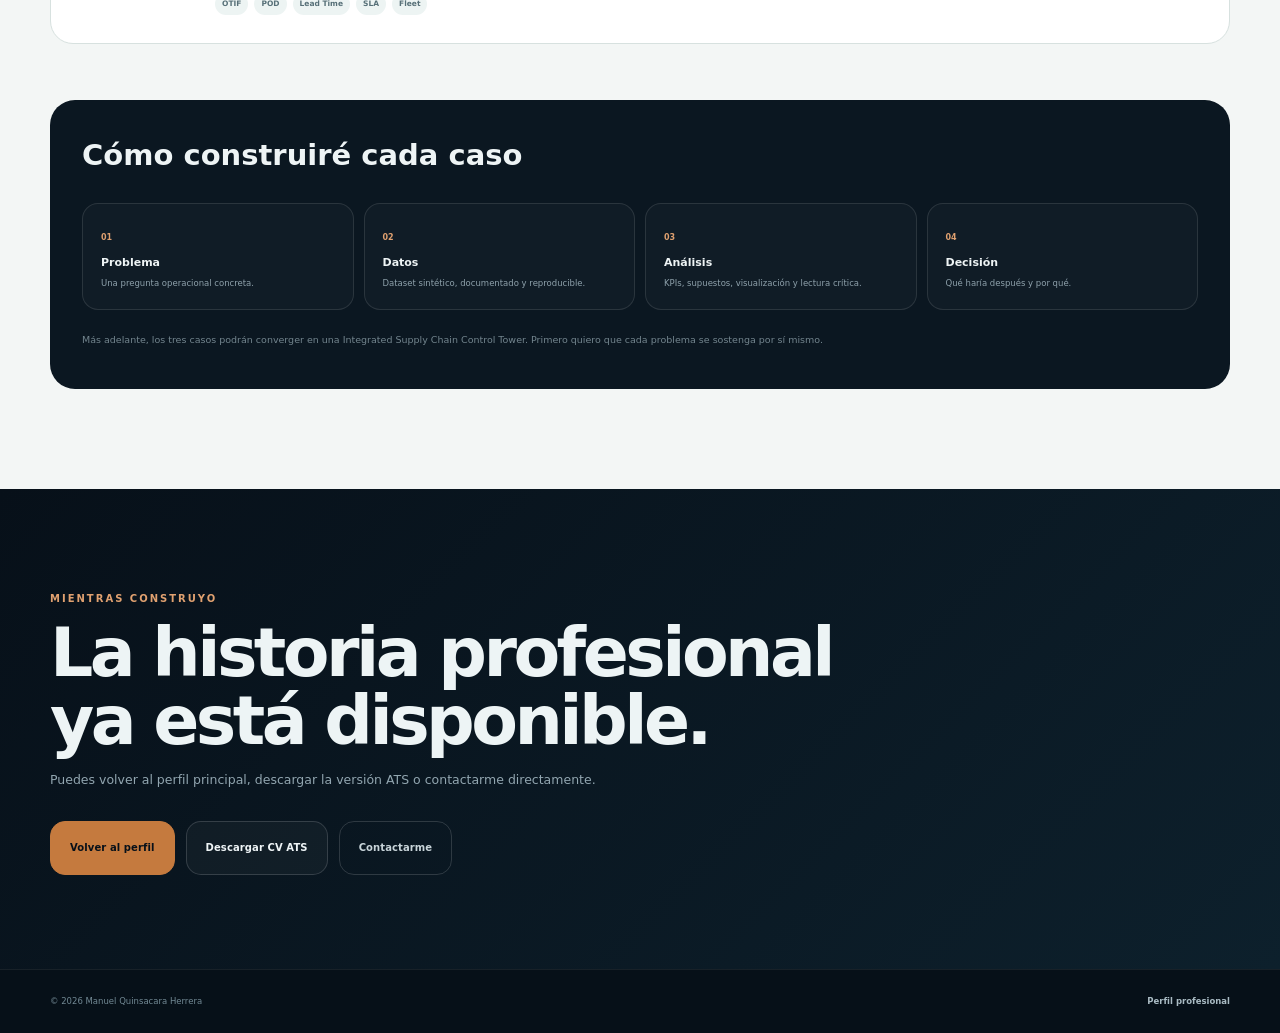
<file: portfolio.html>
<!doctype html>
<html lang="es">
<head>
<meta charset="utf-8">
<meta name="viewport" content="width=device-width,initial-scale=1">
<meta name="theme-color" content="#071019">
<meta name="robots" content="noindex,follow">
<link rel="canonical" href="https://manuelquinsacarah.github.io/portfolio.html">
<link rel="icon" href="assets/favicon.svg" type="image/svg+xml">
<link rel="stylesheet" href="assets/css/site.css">
<meta name="description" content="Portafolio profesional en construcción de Manuel Quinsacara Herrera: inventarios, materiales para mantenimiento, logística y analítica con datos sintéticos.">
<title>Portafolio | Manuel Quinsacara Herrera</title>
</head>
<body>
<a class="skip-link" href="#proyectos"><span data-lang="es">Saltar a los proyectos</span><span data-lang="en">Skip to projects</span></a>
<div class="progress" aria-hidden="true"></div>

<header class="topbar">
  <nav class="nav wrap" aria-label="Navegación principal">
    <a class="brand" href="index.html"><span class="brandmark">MQ</span><span class="brandtext"><strong>Manuel Quinsacara Herrera</strong><span>Portfolio · Supply Chain · Materials</span></span></a>
    <div class="navlinks"><a href="index.html"><span data-lang="es">Historia</span><span data-lang="en">Story</span></a><a class="active" href="portfolio.html"><span data-lang="es">Portafolio</span><span data-lang="en">Portfolio</span></a></div>
    <div class="controls" aria-label="Idioma"><button class="langbtn" type="button" data-set-lang="es" aria-pressed="true">ES</button><button class="langbtn" type="button" data-set-lang="en" aria-pressed="false">EN</button></div>
  </nav>
</header>

<aside class="contact-dock" aria-label="Contacto directo">
  <a href="mailto:mquinsacarah@outlook.com" aria-label="Enviar correo a Manuel"><svg viewBox="0 0 24 24" aria-hidden="true"><path d="M4 6h16v12H4z"/><path d="m4 7 8 6 8-6"/></svg></a>
  <a href="https://wa.me/56974729552" target="_blank" rel="noopener noreferrer" aria-label="Contactar a Manuel por WhatsApp"><svg viewBox="0 0 24 24" aria-hidden="true"><path d="M20 11.5a8 8 0 0 1-11.8 7L4 20l1.5-4.1A8 8 0 1 1 20 11.5Z"/><path d="M9.2 8.4c.2-.5.4-.5.7-.5h.4c.2 0 .4.1.5.4l.8 1.8c.1.3.1.5-.1.7l-.6.7c-.2.2-.1.4 0 .6.5.9 1.2 1.7 2.1 2.2.2.1.4.2.6 0l.8-1c.2-.2.4-.3.7-.2l1.8.9c.3.1.4.3.4.5 0 .3-.2 1.3-.8 1.8-.5.5-1.2.8-2 .7-1-.1-2.4-.6-4-2-1.3-1.2-2.2-2.7-2.5-3.7-.3-1-.1-2 .2-2.7Z"/></svg></a>
  <a href="https://www.linkedin.com/in/manuelquinsacarah" target="_blank" rel="noopener noreferrer" aria-label="Ver LinkedIn de Manuel"><span class="in-icon" aria-hidden="true">in</span></a>
</aside>

<main>
<section class="portfolio-hero">
  <div class="wrap reveal">
    <div class="eyebrow" data-lang="es">Portafolio profesional · En construcción</div><div class="eyebrow" data-lang="en">Professional portfolio · In progress</div>
    <h1 data-lang="es">Los datos serán sintéticos.<br><span>Los problemas, reales.</span></h1>
    <h1 data-lang="en">The data will be synthetic.<br><span>The problems, real.</span></h1>
    <p data-lang="es">Estoy construyendo casos que traduzcan problemas que conozco de cerca —inventario, materiales para mantenimiento y performance logística— en análisis, decisiones y soluciones reproducibles. Ningún proyecto utilizará información confidencial de empleadores anteriores.</p>
    <p data-lang="en">I am building cases that translate problems I know first-hand — inventory, maintenance materials and logistics performance — into analysis, decisions and reproducible solutions. No project will use confidential information from previous employers.</p>
    <div class="hero-actions"><a class="btn primary" href="#proyectos"><span data-lang="es">Ver roadmap ↓</span><span data-lang="en">View roadmap ↓</span></a><a class="btn secondary" href="index.html"><span data-lang="es">Volver a mi historia</span><span data-lang="en">Back to my story</span></a><a class="btn ghost" href="assets/Manuel_Quinsacara_CV_ATS_General_ES.pdf" data-ats-link download><span data-lang="es">CV ATS</span><span data-lang="en">ATS Resume</span></a></div>
  </div>
</section>

<section class="portfolio-main" id="proyectos">
  <div class="wrap">
    <div class="portfolio-intro">
      <aside class="reveal"><div class="chapter-no">01 · ROADMAP</div><h2 data-lang="es">Tres casos. Una progresión.</h2><h2 data-lang="en">Three cases. One progression.</h2></aside>
      <p class="lead reveal" data-lang="es">El objetivo no es crear dashboards por crear. Cada caso partirá de una pregunta operacional y terminará en una decisión: <strong>qué está pasando, por qué importa y qué haría después.</strong></p>
      <p class="lead reveal" data-lang="en">The goal is not to build dashboards for their own sake. Each case will start with an operational question and end with a decision: <strong>what is happening, why it matters and what I would do next.</strong></p>
    </div>

    <div class="project-list">
      <article class="project-card reveal">
        <div class="project-index">01</div>
        <div><h3>Inventory Health</h3><p data-lang="es">¿Dónde está realmente el riesgo dentro de miles de SKU? El caso explorará segmentación ABC/XYZ, stockouts, exceso, obsolescencia, safety stock, rotación y criticidad para construir una lectura útil de la salud del inventario.</p><p data-lang="en">Where is the real risk across thousands of SKUs? This case will explore ABC/XYZ segmentation, stockouts, excess, obsolescence, safety stock, turns and criticality to build a useful view of inventory health.</p><div class="project-topics"><span>ABC / XYZ</span><span>Stockouts</span><span>Excess</span><span>Obsolescence</span><span>Power BI</span></div></div>
        <div class="project-status"><strong data-lang="es">En desarrollo</strong><strong data-lang="en">In development</strong><small data-lang="es">Primer caso</small><small data-lang="en">First case</small></div>
      </article>
      <article class="project-card reveal">
        <div class="project-index">02</div>
        <div><h3>Maintenance Materials Readiness</h3><p data-lang="es">¿Estarán disponibles los materiales correctos cuando comience una mantención? El caso conectará Work Orders, requerimientos, lead time, reservas, shortages, backorders, criticidad y un horizonte de preparación de varias semanas.</p><p data-lang="en">Will the right materials be available when maintenance begins? This case will connect Work Orders, requirements, lead time, reservations, shortages, backorders, criticality and a multi-week preparation horizon.</p><div class="project-topics"><span>Work Orders</span><span>Readiness %</span><span>Lead Time</span><span>Backorders</span><span>Criticality</span></div></div>
        <div class="project-status"><strong data-lang="es">Próximamente</strong><strong data-lang="en">Coming next</strong><small data-lang="es">Segundo caso</small><small data-lang="en">Second case</small></div>
      </article>
      <article class="project-card reveal">
        <div class="project-index">03</div>
        <div><h3>Logistics Service Performance</h3><p data-lang="es">¿Cómo saber si un servicio logístico está cumpliendo antes de que el problema llegue al usuario final? El caso combinará OTIF, lead time, POD, no conformidades, capacidad de flota, SLA y performance de contratistas.</p><p data-lang="en">How do you know whether a logistics service is performing before the problem reaches the end user? This case will combine OTIF, lead time, POD, non-conformities, fleet capacity, SLA and contractor performance.</p><div class="project-topics"><span>OTIF</span><span>POD</span><span>Lead Time</span><span>SLA</span><span>Fleet</span></div></div>
        <div class="project-status"><strong data-lang="es">Planificado</strong><strong data-lang="en">Planned</strong><small data-lang="es">Tercer caso</small><small data-lang="en">Third case</small></div>
      </article>
    </div>

    <section class="portfolio-method reveal" aria-labelledby="metodo-title"><h2 id="metodo-title" data-lang="es">Cómo construiré cada caso</h2><h2 id="metodo-title-en" data-lang="en">How each case will be built</h2><div class="method-steps"><article class="method-step"><span>01</span><b data-lang="es">Problema</b><b data-lang="en">Problem</b><p data-lang="es">Una pregunta operacional concreta.</p><p data-lang="en">A concrete operational question.</p></article><article class="method-step"><span>02</span><b data-lang="es">Datos</b><b data-lang="en">Data</b><p data-lang="es">Dataset sintético, documentado y reproducible.</p><p data-lang="en">Synthetic, documented and reproducible dataset.</p></article><article class="method-step"><span>03</span><b data-lang="es">Análisis</b><b data-lang="en">Analysis</b><p data-lang="es">KPIs, supuestos, visualización y lectura crítica.</p><p data-lang="en">KPIs, assumptions, visualization and critical interpretation.</p></article><article class="method-step"><span>04</span><b data-lang="es">Decisión</b><b data-lang="en">Decision</b><p data-lang="es">Qué haría después y por qué.</p><p data-lang="en">What I would do next and why.</p></article></div><p class="portfolio-note" data-lang="es">Más adelante, los tres casos podrán converger en una Integrated Supply Chain Control Tower. Primero quiero que cada problema se sostenga por sí mismo.</p><p class="portfolio-note" data-lang="en">Later, the three cases may converge into an Integrated Supply Chain Control Tower. First, I want each problem to stand on its own.</p></section>
  </div>
</section>

<section class="next"><div class="wrap"><div class="next-head reveal"><div class="eyebrow" data-lang="es">Mientras construyo</div><div class="eyebrow" data-lang="en">While I build</div><h2 data-lang="es">La historia profesional ya está disponible.</h2><h2 data-lang="en">The professional story is already available.</h2><p data-lang="es">Puedes volver al perfil principal, descargar la versión ATS o contactarme directamente.</p><p data-lang="en">You can return to the main profile, download the ATS resume or contact me directly.</p></div><div class="hero-actions reveal"><a class="btn primary" href="index.html"><span data-lang="es">Volver al perfil</span><span data-lang="en">Back to profile</span></a><a class="btn secondary" href="assets/Manuel_Quinsacara_CV_ATS_General_ES.pdf" data-ats-link download><span data-lang="es">Descargar CV ATS</span><span data-lang="en">Download ATS resume</span></a><a class="btn ghost" href="mailto:mquinsacarah@outlook.com"><span data-lang="es">Contactarme</span><span data-lang="en">Contact me</span></a></div></div></section>
</main>

<footer class="footer"><div class="wrap foot"><span>© 2026 Manuel Quinsacara Herrera</span><a href="index.html"><span data-lang="es">Perfil profesional</span><span data-lang="en">Professional profile</span></a></div></footer>
<script src="assets/js/site.js" defer></script>
</body>
</html>
</file>
<file: assets/css/site.css>
:root{
  --ink:#0b1721;
  --ink-2:#102431;
  --paper:#f3f6f5;
  --paper-2:#e8eeec;
  --white:#f8fbfa;
  --text:#14232d;
  --muted:#657680;
  --muted-dark:#93a5af;
  --line:#d7e1df;
  --line-dark:rgba(255,255,255,.11);
  --copper:#c57a3e;
  --copper-light:#e0a170;
  --teal:#62bcb7;
  --teal-soft:#bde5e1;
  --max:1180px;
  --radius:24px;
  --shadow:0 28px 80px rgba(9,22,31,.12);
  --nav-h:72px;
}

*{box-sizing:border-box}
html{scroll-behavior:smooth;background:var(--ink)}
body{margin:0;font-family:Inter,ui-sans-serif,system-ui,-apple-system,BlinkMacSystemFont,"Segoe UI",Arial,sans-serif;background:var(--paper);color:var(--text);line-height:1.6;-webkit-font-smoothing:antialiased;text-rendering:optimizeLegibility}
a{color:inherit}
html[lang="es"] [data-lang="en"],html[lang="en"] [data-lang="es"]{display:none!important}
button,input{font:inherit}
img{max-width:100%;display:block}
::selection{background:rgba(197,122,62,.28)}

.skip-link{position:fixed;left:14px;top:-80px;z-index:1000;padding:10px 14px;border-radius:10px;background:#fff;color:#07121a;font-size:12px;font-weight:800;text-decoration:none;box-shadow:var(--shadow);transition:top .2s ease}
.skip-link:focus{top:14px}
a:focus-visible,button:focus-visible{outline:3px solid var(--teal);outline-offset:4px}

.wrap{width:min(calc(100% - 40px),var(--max));margin-inline:auto}
.eyebrow{font-size:10px;font-weight:900;letter-spacing:.2em;text-transform:uppercase;color:var(--copper-light)}
.section-label{display:inline-flex;align-items:center;gap:9px;font-size:9px;font-weight:900;letter-spacing:.15em;text-transform:uppercase;color:#667780}
.section-label::before{content:"";width:24px;height:1px;background:currentColor;opacity:.65}

.progress{position:fixed;inset:0 auto auto 0;height:3px;width:0;background:linear-gradient(90deg,var(--copper),var(--teal));z-index:500;pointer-events:none}

.topbar{position:fixed;top:0;left:0;right:0;z-index:300;border-bottom:1px solid rgba(255,255,255,.08);background:rgba(7,17,25,.78);backdrop-filter:blur(18px);-webkit-backdrop-filter:blur(18px)}
.nav{height:var(--nav-h);display:flex;align-items:center;justify-content:space-between;gap:22px;color:#eef4f5}
.brand{display:flex;align-items:center;gap:11px;text-decoration:none;min-width:0}
.brandmark{width:40px;height:40px;border-radius:12px;border:1px solid rgba(255,255,255,.14);display:grid;place-items:center;color:var(--teal);font-size:11px;font-weight:950;letter-spacing:.05em;flex:0 0 auto}
.brandtext{min-width:0}.brandtext strong{display:block;font-size:12px;line-height:1.1}.brandtext span{display:block;margin-top:3px;color:#7f929e;font-size:8.5px;white-space:nowrap}
.navlinks{display:flex;align-items:center;gap:18px}
.navlinks a{font-size:9px;font-weight:800;text-decoration:none;color:#8395a1;letter-spacing:.04em;transition:color .2s ease}
.navlinks a:is(:hover,.active){color:#fff}
.controls{display:flex;align-items:center;gap:7px}
.langbtn{min-width:38px;min-height:36px;border-radius:9px;border:1px solid rgba(255,255,255,.13);background:rgba(255,255,255,.03);color:#9aabb5;font-size:9px;font-weight:900;cursor:pointer}
.langbtn.active{background:var(--teal);border-color:var(--teal);color:#071019}

/* Contact dock: persistent, compact and never overlays narrative content on desktop. */
.contact-dock{position:fixed;right:18px;top:50%;transform:translateY(-50%);z-index:240;display:flex;flex-direction:column;gap:9px}
.contact-dock a{width:46px;height:46px;border-radius:14px;border:1px solid rgba(255,255,255,.12);background:rgba(7,17,25,.82);color:#dfe9ec;display:grid;place-items:center;text-decoration:none;box-shadow:0 12px 30px rgba(0,0,0,.18);backdrop-filter:blur(12px);transition:transform .2s ease,border-color .2s ease,background .2s ease}
.contact-dock a:hover{transform:translateX(-3px);border-color:rgba(98,188,183,.5);background:#0d202b}
.contact-dock svg{width:19px;height:19px;stroke:currentColor;fill:none;stroke-width:1.8;stroke-linecap:round;stroke-linejoin:round}
.contact-dock .in-icon{font-weight:950;font-size:14px;letter-spacing:-.05em}

.hero{position:relative;overflow:hidden;padding:128px 0 74px;color:#fff;background:
  radial-gradient(circle at 80% 20%,rgba(197,122,62,.18),transparent 30%),
  radial-gradient(circle at 16% 82%,rgba(98,188,183,.10),transparent 25%),
  linear-gradient(135deg,#061018 0%,#0b1d28 58%,#07131c 100%)}
.hero::before{content:"";position:absolute;inset:0;opacity:.11;background-image:linear-gradient(rgba(255,255,255,.04) 1px,transparent 1px),linear-gradient(90deg,rgba(255,255,255,.04) 1px,transparent 1px);background-size:56px 56px;mask-image:linear-gradient(to bottom,#000,transparent 95%)}
.hero-grid{position:relative;display:grid;grid-template-columns:minmax(0,1.12fr) minmax(320px,.72fr);gap:64px;align-items:center}
.hero-copy{position:relative;z-index:1}
.hero h1{max-width:840px;margin:18px 0 24px;font-size:clamp(54px,6.8vw,94px);line-height:.92;letter-spacing:-.058em;font-weight:850}
.hero h1 span{color:#b7c4cc}
.hero-intro{max-width:740px;margin:0;color:#9fb0ba;font-size:16px;line-height:1.75}
.hero-intro strong{color:#edf3f5;font-weight:850}
.hero-actions{display:flex;flex-wrap:wrap;gap:11px;margin-top:31px}
.btn{min-height:54px;padding:12px 19px;border-radius:15px;border:1px solid rgba(255,255,255,.15);display:inline-grid;place-items:center;text-align:center;text-decoration:none;font-size:10px;font-weight:900;letter-spacing:.01em;transition:transform .2s ease,background .2s ease,border-color .2s ease}
.btn:hover{transform:translateY(-2px)}
.btn.primary{background:var(--copper);border-color:var(--copper);color:#071019}
.btn.secondary{background:rgba(255,255,255,.035);color:#eef4f6}
.btn.secondary:hover{border-color:rgba(98,188,183,.5)}
.btn.ghost{background:transparent;color:#c8d4d9}
.btn .mini-status{margin-left:8px;font-size:7px;text-transform:uppercase;letter-spacing:.1em;color:#9fd2cf}

.hero-portrait{position:relative;padding:18px 18px 20px;border:1px solid rgba(255,255,255,.12);border-radius:32px;background:linear-gradient(145deg,rgba(255,255,255,.07),rgba(255,255,255,.02));box-shadow:0 32px 90px rgba(0,0,0,.28)}
.hero-portrait img{width:100%;aspect-ratio:1/1;object-fit:cover;object-position:center 37%;border-radius:24px;background:#14232e}
.portrait-caption{display:flex;justify-content:space-between;gap:18px;align-items:flex-end;padding:17px 4px 0}
.portrait-caption strong{font-size:11px;color:#e8eff1}.portrait-caption span{font-size:8.5px;color:#7e929e;text-align:right}
.scroll-cue{margin-top:38px;display:inline-flex;align-items:center;gap:10px;color:#77909d;font-size:8px;font-weight:900;letter-spacing:.14em;text-transform:uppercase}
.scroll-cue::before{content:"";width:30px;height:1px;background:var(--copper);transform-origin:left;animation:cue 2.4s ease-in-out infinite}
@keyframes cue{50%{transform:scaleX(.45);opacity:.45}}

.story-section{position:relative;padding:108px 0;background:var(--paper)}
.story-section.dark{background:var(--ink);color:#edf4f5}
.chapter-grid{display:grid;grid-template-columns:260px minmax(0,1fr);gap:70px;align-items:start}
.chapter-aside{position:sticky;top:112px}
.chapter-no{font-size:10px;font-weight:950;letter-spacing:.18em;color:var(--copper);text-transform:uppercase}
.chapter-aside h2{margin:10px 0 13px;font-size:clamp(32px,3.7vw,52px);line-height:1.02;letter-spacing:-.045em}
.chapter-aside p{margin:0;color:#7a8a93;font-size:11px;max-width:220px}
.dark .chapter-aside p{color:#7f929e}
.chapter-body{min-width:0}
.lede{margin:0 0 30px;font-size:clamp(20px,2.5vw,31px);line-height:1.38;letter-spacing:-.025em;max-width:850px;color:#253943}
.dark .lede{color:#dce7ea}
.lede em{font-style:normal;color:var(--copper)}
.prose{max-width:850px;display:grid;gap:17px}.prose p{margin:0;color:#5c6c75;font-size:13px;line-height:1.82}.dark .prose p{color:#95a7b1}

.origin-line{margin-top:38px;border-top:1px solid var(--line);display:grid;grid-template-columns:repeat(3,1fr)}
.origin-point{padding:22px 24px 8px 0;border-right:1px solid var(--line)}
.origin-point:not(:first-child){padding-left:24px}.origin-point:last-child{border-right:0}
.origin-point span{font-size:8px;color:var(--copper);font-weight:900;letter-spacing:.12em;text-transform:uppercase}.origin-point strong{display:block;margin-top:6px;font-size:12px}.origin-point p{font-size:9.5px;color:#71818a;margin:5px 0 0}

.scale-path{margin-top:40px;display:grid;gap:0;border:1px solid var(--line-dark);border-radius:26px;overflow:hidden;background:rgba(255,255,255,.025)}
.scale-step{position:relative;display:grid;grid-template-columns:110px 1fr;gap:24px;padding:26px 30px;border-bottom:1px solid var(--line-dark);transition:background .25s ease}
.scale-step:last-child{border-bottom:0}.scale-step.active{background:rgba(98,188,183,.06)}
.scale-step .step-index{font-size:9px;color:var(--teal);font-weight:900;letter-spacing:.12em}.scale-step h3{font-size:18px;margin:0 0 6px}.scale-step p{margin:0;color:#8fa1ac;font-size:10.5px;max-width:760px}

.responsibility{margin-top:36px;display:grid;grid-template-columns:1.05fr .95fr;gap:16px}
.responsibility-copy{border:1px solid var(--line-dark);border-radius:24px;padding:30px;background:linear-gradient(145deg,rgba(197,122,62,.08),rgba(255,255,255,.02))}
.responsibility-copy h3{font-size:22px;margin:0 0 12px}.responsibility-copy p{margin:0;color:#93a6b0;font-size:11.5px;line-height:1.8}
.scale-numbers{display:grid;grid-template-columns:1fr 1fr;gap:10px}
.scale-number{min-height:150px;border:1px solid var(--line-dark);border-radius:20px;padding:20px;background:rgba(255,255,255,.025);display:flex;flex-direction:column;justify-content:flex-end}
.scale-number strong{font-size:34px;line-height:1;color:#fff;letter-spacing:-.04em}.scale-number span{margin-top:8px;font-size:9px;color:#88a0ab;line-height:1.45}

.planning-note{margin-top:15px;padding:22px 24px;border-radius:20px;border:1px solid rgba(98,188,183,.18);background:rgba(98,188,183,.055);display:grid;grid-template-columns:160px 1fr;gap:22px;align-items:center}
.planning-note strong{font-size:30px;color:var(--teal-soft);letter-spacing:-.04em}.planning-note p{margin:0;color:#91a6b0;font-size:10.5px}

.case-grid{display:grid;grid-template-columns:repeat(3,1fr);gap:13px;margin-top:36px}
.case-card{border:1px solid var(--line);border-radius:22px;background:#fff;padding:24px;box-shadow:0 10px 30px rgba(13,30,40,.045)}
.case-card .case-type{font-size:8px;font-weight:950;letter-spacing:.12em;text-transform:uppercase;color:var(--copper)}
.case-card h3{font-size:17px;margin:10px 0 14px}
.case-card dl{margin:0;display:grid;gap:11px}.case-card dt{font-size:8px;font-weight:900;color:#7b8b93;text-transform:uppercase;letter-spacing:.1em}.case-card dd{margin:3px 0 0;font-size:10px;color:#53656f;line-height:1.65}
.case-result{margin-top:19px;padding-top:17px;border-top:1px solid var(--line);display:flex;align-items:flex-end;gap:10px}.case-result strong{font-size:33px;line-height:1;color:var(--text);letter-spacing:-.04em}.case-result span{font-size:9px;color:#6a7c85;line-height:1.4}

.lessons{display:grid;grid-template-columns:1fr 1fr;gap:12px;margin-top:34px}
.lesson{padding:25px;border:1px solid var(--line-dark);border-radius:21px;background:rgba(255,255,255,.025)}
.lesson .lesson-no{font-size:8px;color:var(--copper-light);font-weight:900;letter-spacing:.12em}.lesson h3{font-size:16px;margin:9px 0 8px}.lesson p{margin:0;color:#90a3ad;font-size:10.5px;line-height:1.75}

.growth-layout{display:grid;grid-template-columns:1.05fr .95fr;gap:16px;margin-top:34px}
.growth-card{padding:27px;border-radius:22px;border:1px solid var(--line);background:#fff}.growth-card h3{font-size:18px;margin:0 0 10px}.growth-card p{font-size:10.5px;color:#687983;margin:0;line-height:1.75}
.direction-card{padding:28px;border-radius:22px;background:var(--ink-2);color:#eef4f5}.direction-card .section-label{color:var(--copper-light)}.direction-card h3{font-size:21px;margin:11px 0}.direction-card p{margin:0;color:#93a6b0;font-size:10.5px;line-height:1.75}.direction-route{display:flex;align-items:center;gap:9px;flex-wrap:wrap;margin-top:18px}.direction-route span{padding:8px 10px;border-radius:999px;border:1px solid var(--line-dark);font-size:8.5px;font-weight:850;color:#cbd6da}.direction-route i{font-style:normal;color:#526873}
.credentials{margin-top:12px;display:grid;grid-template-columns:1fr 1fr;gap:10px}.credential{padding:16px;border:1px solid var(--line);border-radius:16px;background:#fff}.credential b{font-size:10px;display:block}.credential span{display:block;margin-top:3px;font-size:8.5px;color:#768790}

.next{padding:102px 0 94px;background:linear-gradient(135deg,#071019,#0d202c);color:#edf4f5}
.next-head{max-width:840px}.next h2{font-size:clamp(38px,5.4vw,68px);line-height:.99;letter-spacing:-.052em;margin:12px 0 16px}.next-head p{max-width:720px;margin:0;color:#92a6b0;font-size:12.5px}
.action-grid{display:grid;grid-template-columns:1.12fr .94fr .94fr;gap:13px;margin-top:34px}
.action-card{min-height:270px;padding:25px;border:1px solid var(--line-dark);border-radius:23px;background:rgba(255,255,255,.03);display:flex;flex-direction:column}
.action-card.primary-action{background:linear-gradient(145deg,rgba(197,122,62,.15),rgba(255,255,255,.025));border-color:rgba(197,122,62,.34)}
.action-card .action-no{font-size:8px;color:var(--copper-light);font-weight:950;letter-spacing:.14em}.action-card h3{font-size:20px;margin:13px 0 8px}.action-card p{margin:0;color:#8fa2ad;font-size:10px;line-height:1.7}.action-card .action-link{margin-top:auto;padding-top:20px;text-decoration:none;font-size:10px;font-weight:900;color:#f0f4f5;display:inline-flex;align-items:center;gap:8px}.action-card .action-link::after{content:"→";color:var(--teal)}
.portfolio-preview{margin-top:15px;display:grid;gap:7px}.portfolio-preview div{display:flex;justify-content:space-between;gap:12px;padding-top:7px;border-top:1px solid rgba(255,255,255,.07);font-size:8px;color:#8da1ac}.portfolio-preview b{color:#cbd6da;font-weight:800}.status-dot{color:#9bd0cc!important}
.contact-actions{margin-top:auto;display:grid;gap:8px;padding-top:18px}.contact-action{display:flex;align-items:center;gap:10px;text-decoration:none;padding:10px 11px;border-radius:12px;border:1px solid rgba(255,255,255,.08);font-size:9px;font-weight:850;color:#d9e4e7}.contact-action:hover{border-color:rgba(98,188,183,.4)}
.contact-action svg{width:16px;height:16px;stroke:var(--teal);fill:none;stroke-width:1.8;stroke-linecap:round;stroke-linejoin:round}.contact-action .in-icon{color:var(--teal);font-size:12px;font-weight:950}

.footer{padding:25px 0;background:#061018;color:#728994;border-top:1px solid rgba(255,255,255,.07)}
.foot{display:flex;justify-content:space-between;gap:24px;align-items:center;font-size:8.5px}.foot a{text-decoration:none;color:#a9bbc3;font-weight:800}

/* Portfolio */
.portfolio-hero{padding:134px 0 76px;background:radial-gradient(circle at 76% 20%,rgba(197,122,62,.17),transparent 28%),linear-gradient(135deg,#061018,#0c202c);color:#fff}
.portfolio-hero h1{max-width:900px;font-size:clamp(52px,7.5vw,100px);line-height:.92;letter-spacing:-.058em;margin:18px 0 20px}.portfolio-hero h1 span{color:#b7c4cc}.portfolio-hero p{max-width:720px;color:#9fb0ba;font-size:15px;line-height:1.75;margin:0}.portfolio-hero .hero-actions{margin-top:28px}
.portfolio-main{padding:100px 0;background:var(--paper)}
.portfolio-intro{display:grid;grid-template-columns:260px 1fr;gap:70px}.portfolio-intro h2{font-size:42px;line-height:1.03;letter-spacing:-.04em;margin:10px 0}.portfolio-intro .lead{font-size:22px;line-height:1.45;margin:0;color:#2c414b;max-width:780px}.portfolio-intro .lead strong{color:var(--copper)}
.project-list{margin-top:54px;display:grid;gap:14px}.project-card{display:grid;grid-template-columns:110px minmax(0,1fr) 170px;gap:26px;align-items:start;padding:28px;border:1px solid var(--line);border-radius:23px;background:#fff}.project-index{font-size:10px;color:var(--copper);font-weight:950;letter-spacing:.12em}.project-card h3{font-size:22px;margin:0 0 8px}.project-card p{margin:0;color:#647680;font-size:10.5px;line-height:1.7}.project-topics{display:flex;flex-wrap:wrap;gap:6px;margin-top:14px}.project-topics span{font-size:7.5px;font-weight:850;padding:5px 7px;border-radius:999px;background:#edf4f3;color:#577078}.project-status{text-align:right}.project-status strong{display:inline-flex;padding:7px 9px;border-radius:999px;border:1px solid #dbe7e5;background:#f1f7f6;color:#4f7471;font-size:8px;text-transform:uppercase;letter-spacing:.09em}.project-status small{display:block;margin-top:9px;color:#8a9aa2;font-size:8px}
.portfolio-method{margin-top:56px;padding:32px;border-radius:25px;background:var(--ink);color:#eef4f5}.portfolio-method h2{font-size:29px;margin:0 0 24px}.method-steps{display:grid;grid-template-columns:repeat(4,1fr);gap:10px}.method-step{padding:18px;border:1px solid var(--line-dark);border-radius:16px;background:rgba(255,255,255,.025)}.method-step span{font-size:8px;color:var(--copper-light);font-weight:900}.method-step b{display:block;margin-top:7px;font-size:11px}.method-step p{font-size:8.5px;color:#8ea1ab;margin:5px 0 0}
.portfolio-note{margin-top:22px;font-size:9.5px;color:#73858e;line-height:1.7}

/* Reveal */
.reveal{opacity:0;transform:translateY(20px);transition:opacity .65s ease,transform .65s ease}.reveal.visible{opacity:1;transform:none}

@media(max-width:1120px){
  .contact-dock{right:10px}.hero-grid{gap:40px}.chapter-grid,.portfolio-intro{grid-template-columns:220px 1fr;gap:46px}
  .action-grid{grid-template-columns:1fr 1fr}.action-card.primary-action{grid-column:span 2}
}
@media(max-width:900px){
  .navlinks{display:none}.hero-grid{grid-template-columns:1fr .72fr}.chapter-grid,.portfolio-intro{grid-template-columns:1fr;gap:30px}.chapter-aside{position:static}.chapter-aside p{max-width:600px}.responsibility,.growth-layout{grid-template-columns:1fr}.case-grid{grid-template-columns:1fr 1fr}.project-card{grid-template-columns:80px 1fr}.project-status{grid-column:2;text-align:left}.method-steps{grid-template-columns:1fr 1fr}.origin-line{grid-template-columns:1fr}.origin-point,.origin-point:not(:first-child){padding:18px 0;border-right:0;border-bottom:1px solid var(--line)}.origin-point:last-child{border-bottom:0}
}
@media(max-width:720px){
  body{padding-bottom:64px}.wrap{width:min(calc(100% - 28px),var(--max))}.brandtext span{display:none}.topbar{background:rgba(7,17,25,.92)}
  .hero{padding:106px 0 62px}.hero-grid{grid-template-columns:1fr;gap:34px}.hero h1{font-size:clamp(48px,14vw,68px)}.hero-intro{font-size:14px}.hero-portrait{max-width:480px}.hero-actions{display:grid;grid-template-columns:1fr 1fr}.hero-actions .btn:first-child{grid-column:1/-1}.btn{width:100%}
  .contact-dock{top:auto;right:12px;left:12px;bottom:10px;transform:none;display:grid;grid-template-columns:repeat(3,1fr);gap:8px;padding:7px;border-radius:16px;border:1px solid rgba(255,255,255,.1);background:rgba(7,17,25,.90);backdrop-filter:blur(16px);box-shadow:0 14px 40px rgba(0,0,0,.22)}.contact-dock a{width:auto;height:44px;border:0;background:transparent;box-shadow:none;border-radius:10px}.contact-dock a:hover{transform:none;background:rgba(255,255,255,.05)}
  .story-section{padding:76px 0}.chapter-aside h2{font-size:38px}.lede{font-size:22px}.prose p{font-size:12px}.scale-step{grid-template-columns:1fr;padding:22px;gap:8px}.responsibility-copy{padding:23px}.scale-numbers{grid-template-columns:1fr 1fr}.scale-number{min-height:130px}.planning-note{grid-template-columns:1fr;gap:6px}.case-grid,.lessons,.credentials{grid-template-columns:1fr}.action-grid{grid-template-columns:1fr}.action-card.primary-action{grid-column:auto}.action-card{min-height:230px}.next{padding:78px 0}.foot{flex-direction:column;align-items:flex-start}
  .portfolio-hero{padding:112px 0 65px}.portfolio-main{padding:76px 0}.portfolio-intro h2{font-size:36px}.portfolio-intro .lead{font-size:20px}.project-card{grid-template-columns:1fr;gap:12px}.project-status{grid-column:auto}.method-steps{grid-template-columns:1fr}
}
@media(max-width:460px){
  .controls{gap:4px}.langbtn{min-width:34px}.brandtext strong{font-size:10.5px}.hero-actions{grid-template-columns:1fr}.hero-actions .btn:first-child{grid-column:auto}.scale-numbers{grid-template-columns:1fr}.hero-portrait{padding:12px;border-radius:24px}.hero-portrait img{border-radius:18px}.portrait-caption{align-items:flex-start;flex-direction:column}.portrait-caption span{text-align:left}.action-card{padding:22px}
}

@media(prefers-reduced-motion:reduce){
  html{scroll-behavior:auto}*,*::before,*::after{animation:none!important;transition:none!important}.reveal{opacity:1;transform:none}
}
@media print{
  .topbar,.progress,.contact-dock,.hero-actions,.next,.footer,.scroll-cue{display:none!important}
  body{padding:0;background:#fff}.hero,.story-section.dark{background:#fff;color:#111;padding:26px 0}.hero::before{display:none}.hero-grid,.chapter-grid,.portfolio-intro{grid-template-columns:1fr}.hero-portrait{display:none}.hero h1,.chapter-aside h2,.dark .lede{color:#111}.hero h1 span,.hero-intro,.dark .prose p,.dark .chapter-aside p{color:#444}.chapter-aside{position:static}.story-section{padding:28px 0}.scale-path,.responsibility-copy,.scale-number,.lesson{background:#fff;border-color:#ddd}.scale-number strong,.lesson h3,.responsibility-copy h3{color:#111}.scale-step p,.scale-number span,.lesson p,.responsibility-copy p{color:#444}.reveal{opacity:1;transform:none}
}
</file>
